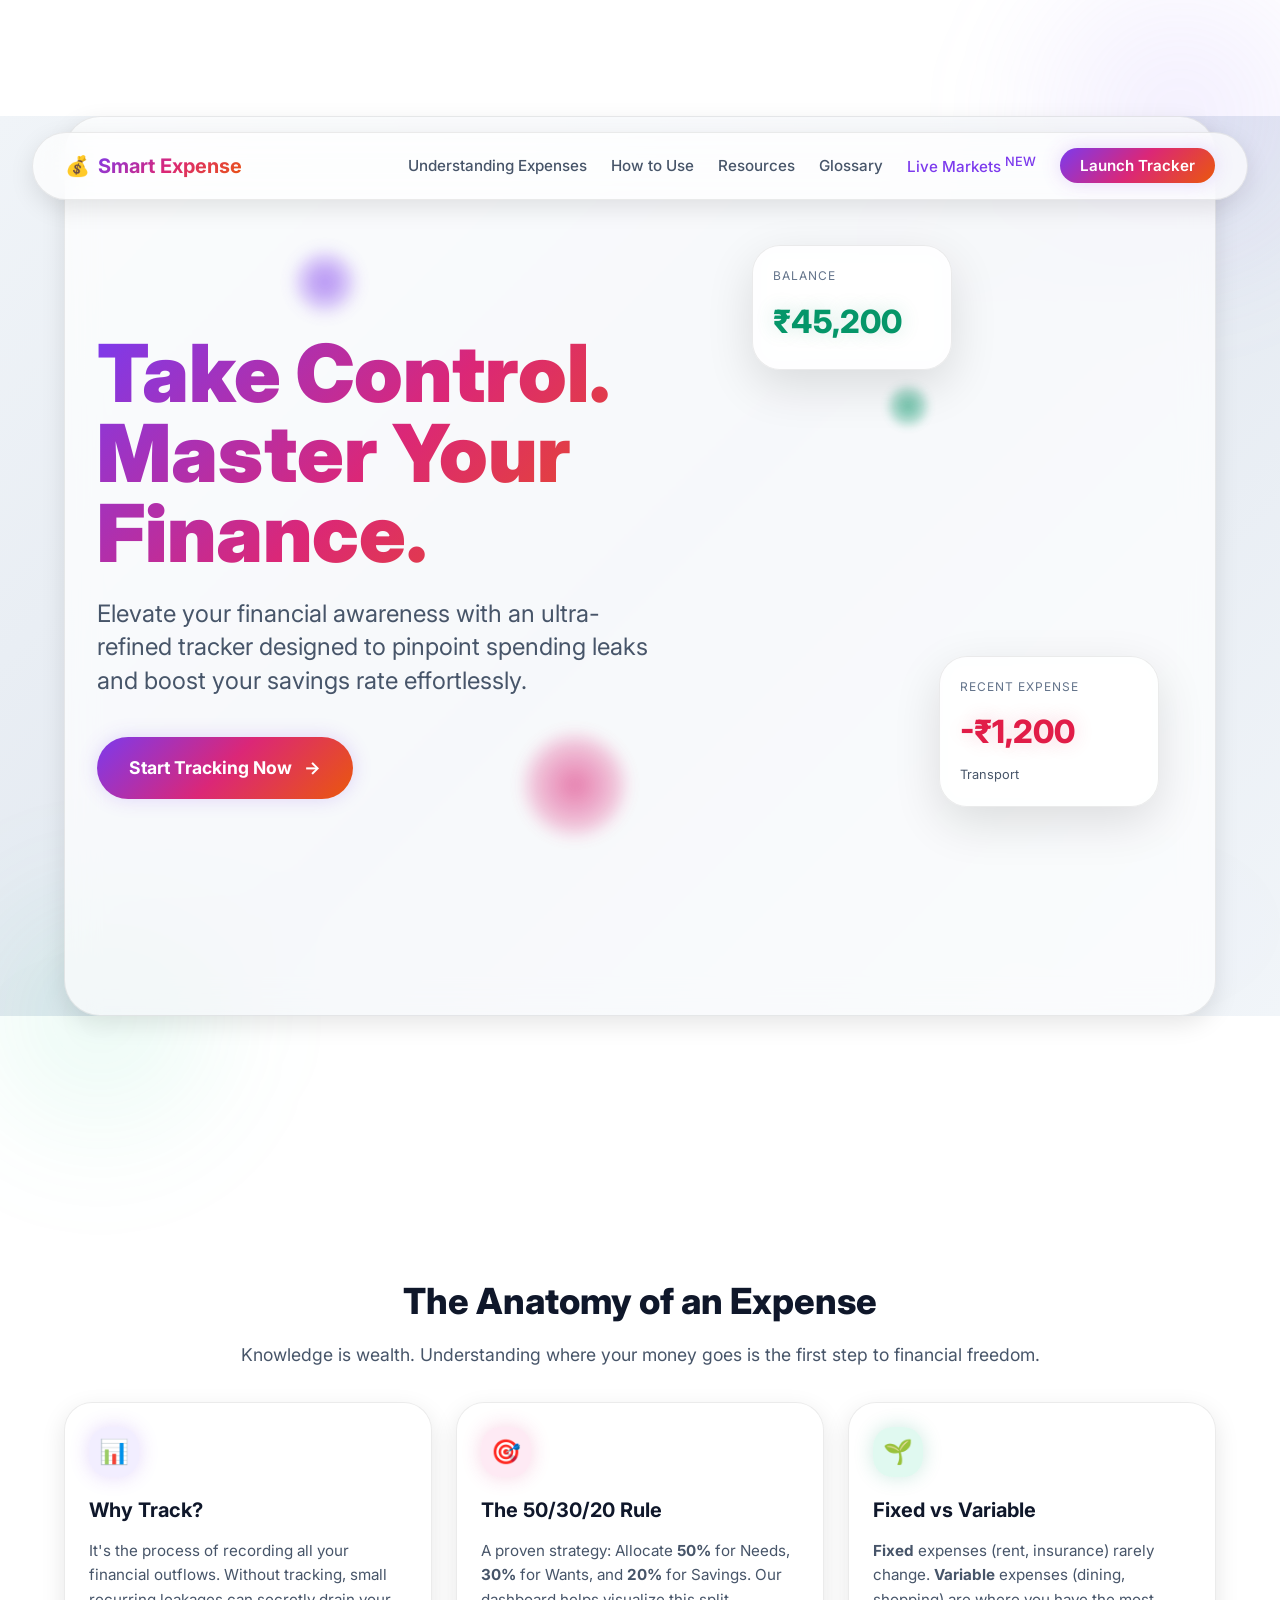
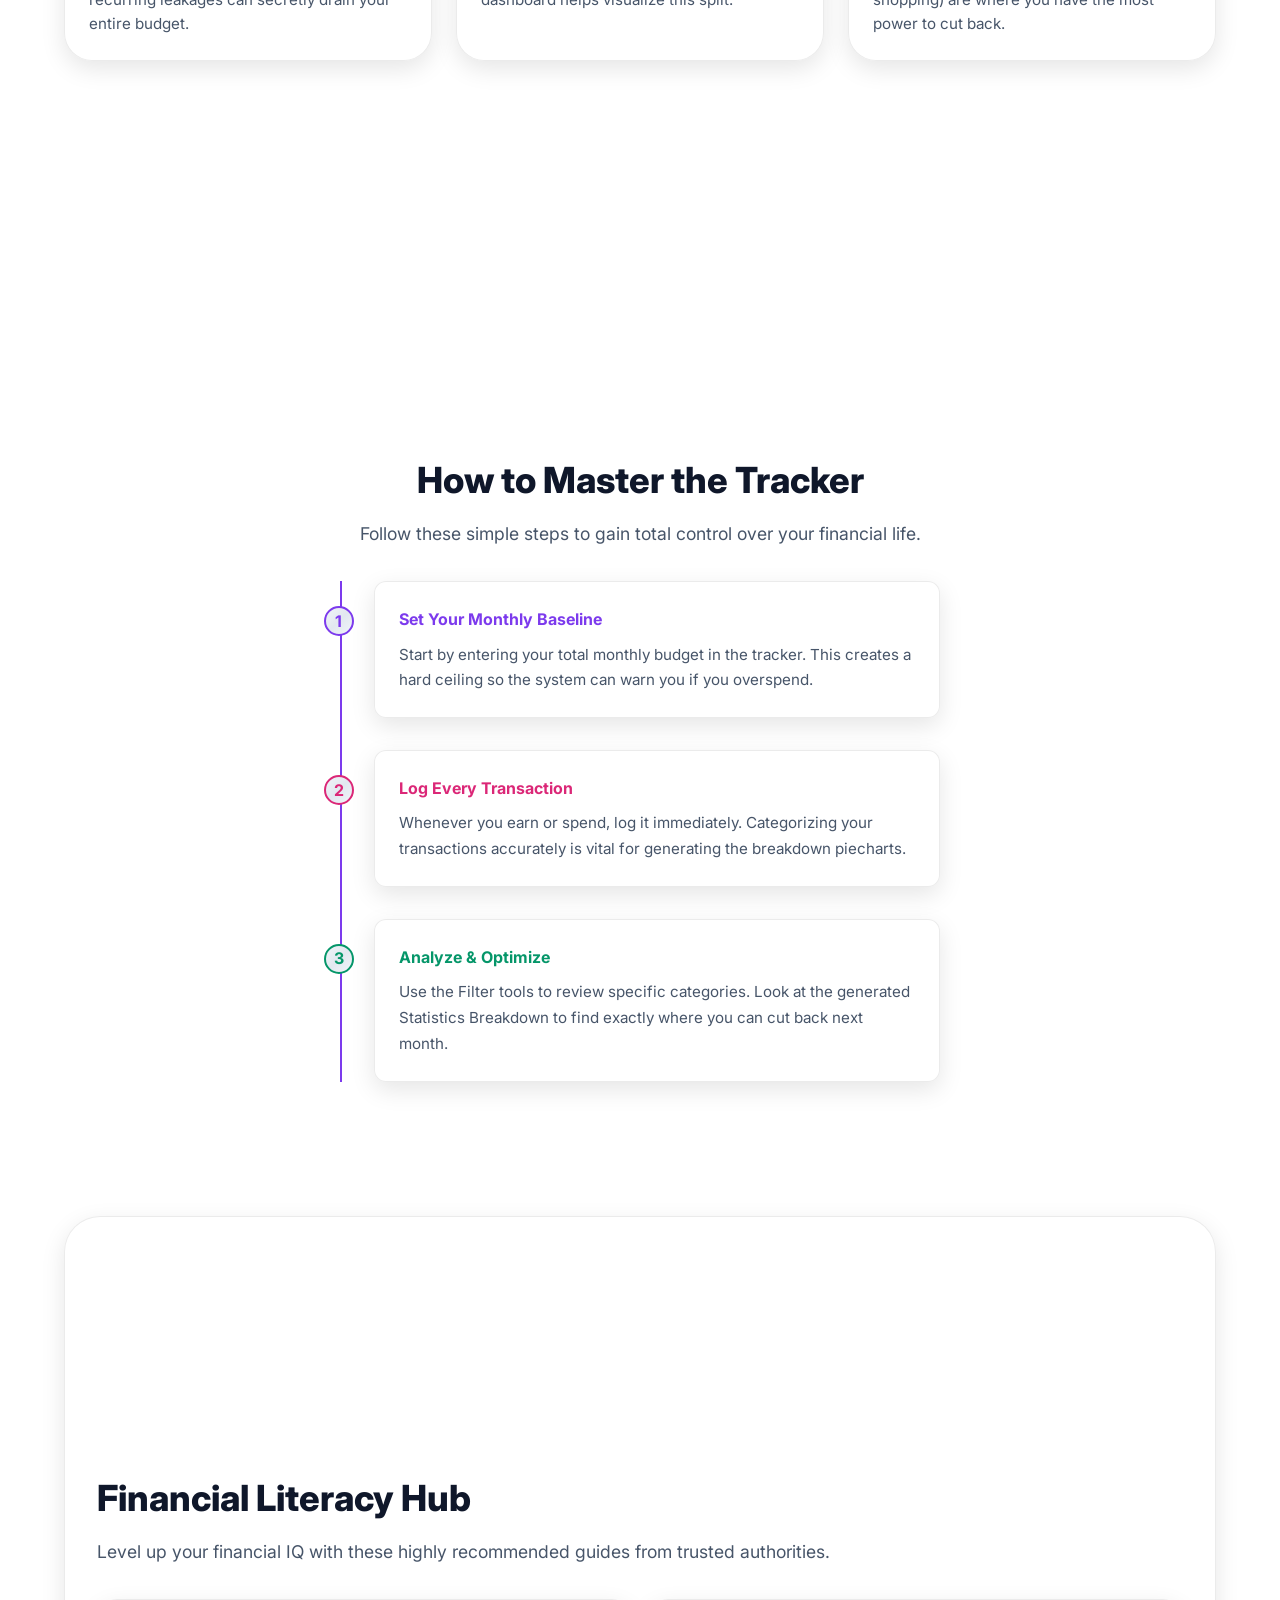
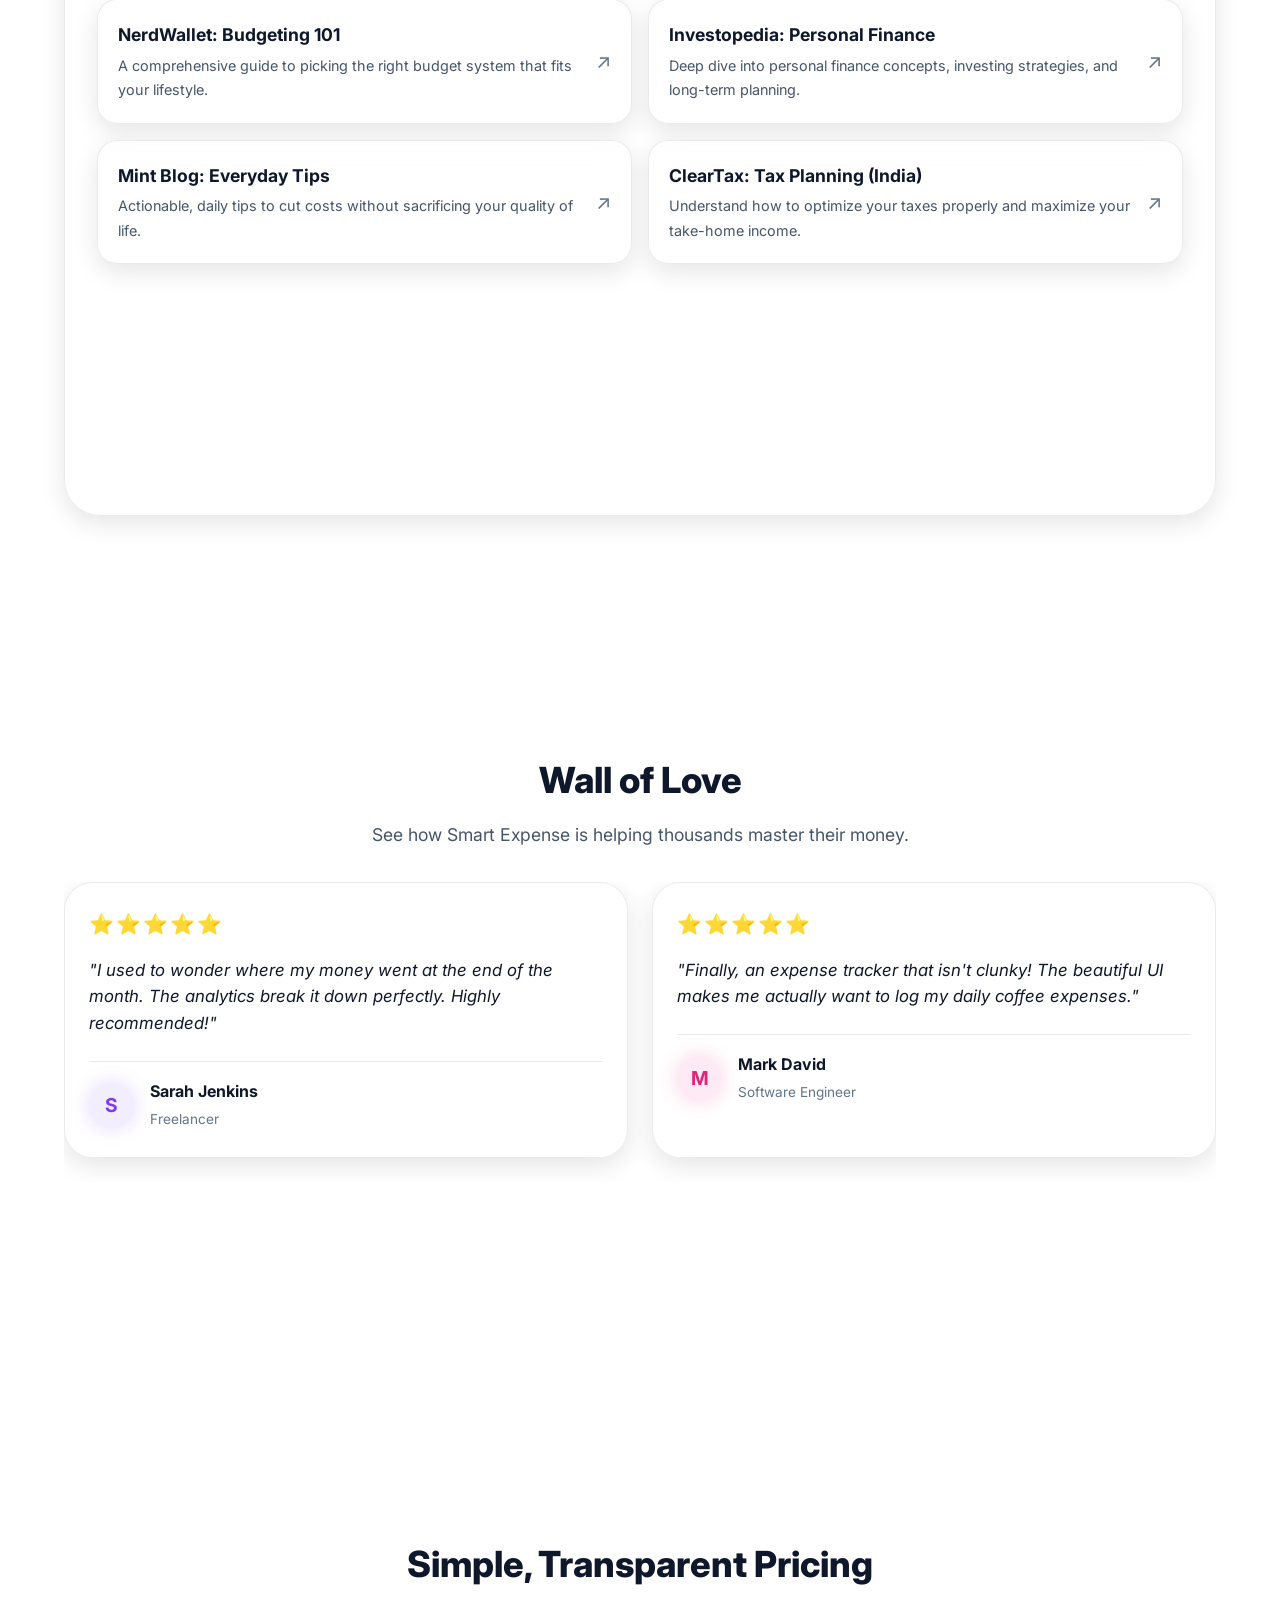
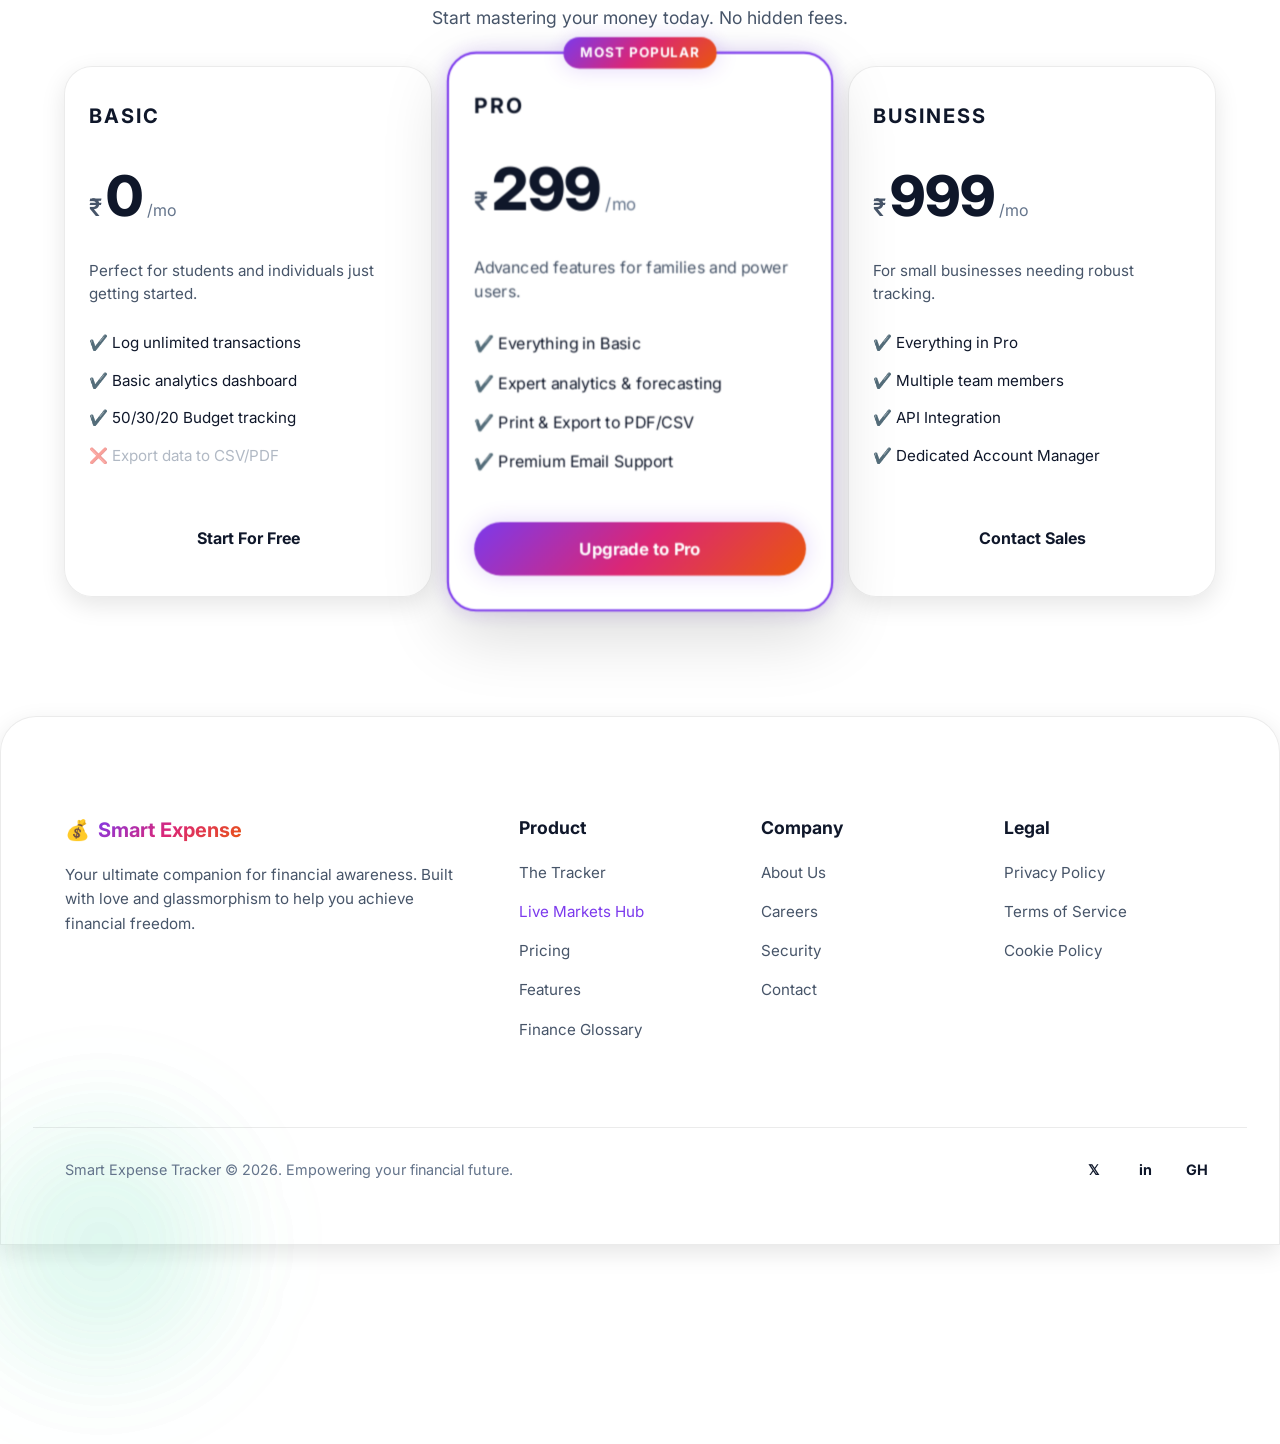
<file: index.html>
<!DOCTYPE html>
<html lang="en">

<head>
    <meta charset="UTF-8">
    <meta name="viewport" content="width=device-width, initial-scale=1.0">
    <title>Smart Expense Tracker - Intelligent Financial Management</title>
    <meta name="description"
        content="Master your finances, track expenses, and optimize your spending with our intelligent, glassmorphism-powered financial dashboard.">
    <link rel="stylesheet" href="styles.css">
    <link rel="stylesheet" href="landing.css">
</head>

<body>
    <nav class="navbar glass-card">
        <div class="logo">
            <span class="logo-icon">💰</span>
            <span class="logo-text">Smart Expense</span>
        </div>
        <ul class="nav-links">
            <li><a href="#about" class="nav-link">Understanding Expenses</a></li>
            <li><a href="#how-to-use" class="nav-link">How to Use</a></li>
            <li><a href="#resources" class="nav-link">Resources</a></li>
            <li><a href="glossary.html" class="nav-link">Glossary</a></li>
            <li><a href="markets.html" class="nav-link" style="color: var(--accent-purple);">Live Markets <span
                        style="font-size: 0.8rem; vertical-align: super;">NEW</span></a></li>
            <li><a href="tracker.html" class="nav-btn">Launch Tracker</a></li>
        </ul>
    </nav>

    <main class="container landing-container">

        <header class="hero-section glass-card">
            <!-- Ambient Particles -->
            <div class="ambient-particle particle-1"></div>
            <div class="ambient-particle particle-2"></div>
            <div class="ambient-particle particle-3"></div>

            <div class="hero-content">
                <h1 class="hero-title">Take Control.<br>Master Your Finance.</h1>
                <p class="hero-subtitle">Elevate your financial awareness with an ultra-refined tracker designed to
                    pinpoint spending leaks and boost your savings rate effortlessly.</p>
                <div class="hero-cta-group">
                    <a href="tracker.html" class="btn-primary-large">
                        Start Tracking Now <span class="arrow">→</span>
                    </a>
                </div>
            </div>
            <div class="hero-visual">
                <div class="floating-mockup">
                    <div class="mockup-card balance">
                        <span class="label">Balance</span>
                        <span class="value positive">₹45,200</span>
                    </div>
                    <div class="mockup-card expense">
                        <span class="label">Recent Expense</span>
                        <span class="value negative">-₹1,200</span>
                        <span class="cat">Transport</span>
                    </div>
                </div>
            </div>
        </header>

        <section id="about" class="info-section">
            <div class="section-heading text-center">
                <h2>The Anatomy of an Expense</h2>
                <p>Knowledge is wealth. Understanding where your money goes is the first step to financial freedom.</p>
            </div>

            <div class="info-grid">
                <div class="info-card glass-card">
                    <div class="icon-wrapper purple">📊</div>
                    <h3>Why Track?</h3>
                    <p>It's the process of recording all your financial outflows. Without tracking, small recurring
                        leakages can secretly drain your entire budget.</p>
                </div>
                <div class="info-card glass-card">
                    <div class="icon-wrapper pink">🎯</div>
                    <h3>The 50/30/20 Rule</h3>
                    <p>A proven strategy: Allocate <strong>50%</strong> for Needs, <strong>30%</strong> for Wants, and
                        <strong>20%</strong> for Savings. Our dashboard helps visualize this split.
                    </p>
                </div>
                <div class="info-card glass-card">
                    <div class="icon-wrapper green">🌱</div>
                    <h3>Fixed vs Variable</h3>
                    <p><strong>Fixed</strong> expenses (rent, insurance) rarely change. <strong>Variable</strong>
                        expenses (dining, shopping) are where you have the most power to cut back.</p>
                </div>
            </div>
        </section>

        <section id="how-to-use" class="info-section">
            <div class="section-heading text-center">
                <h2>How to Master the Tracker</h2>
                <p>Follow these simple steps to gain total control over your financial life.</p>
            </div>

            <div
                style="position: relative; padding-left: 2rem; border-left: 2px solid var(--accent-purple); margin: 0 auto; max-width: 600px;">
                <div class="glass-card"
                    style="padding: 1.5rem; border-radius: 12px; margin-bottom: 2rem; position: relative;">
                    <span
                        style="position: absolute; left:-3.2rem; top: 1.5rem; background: var(--bg-base); color: var(--accent-purple); border: 2px solid var(--accent-purple); border-radius: 50%; width: 30px; height: 30px; display: flex; align-items:center; justify-content:center; font-weight:bold;">1</span>
                    <h4 style="color: var(--accent-purple); margin-bottom: 0.5rem;">Set Your Monthly Baseline</h4>
                    <p style="color: var(--text-secondary); font-size: 0.95rem;">Start by entering your total monthly
                        budget in the tracker. This creates a hard ceiling so the system can warn you if you overspend.
                    </p>
                </div>

                <div class="glass-card"
                    style="padding: 1.5rem; border-radius: 12px; margin-bottom: 2rem; position: relative;">
                    <span
                        style="position: absolute; left:-3.2rem; top: 1.5rem; background: var(--bg-base); color: var(--accent-pink); border: 2px solid var(--accent-pink); border-radius: 50%; width: 30px; height: 30px; display: flex; align-items:center; justify-content:center; font-weight:bold;">2</span>
                    <h4 style="color: var(--accent-pink); margin-bottom: 0.5rem;">Log Every Transaction</h4>
                    <p style="color: var(--text-secondary); font-size: 0.95rem;">Whenever you earn or spend, log it
                        immediately. Categorizing your transactions accurately is vital for generating the breakdown
                        piecharts.</p>
                </div>

                <div class="glass-card" style="padding: 1.5rem; border-radius: 12px; position: relative;">
                    <span
                        style="position: absolute; left:-3.2rem; top: 1.5rem; background: var(--bg-base); color: var(--accent-green); border: 2px solid var(--accent-green); border-radius: 50%; width: 30px; height: 30px; display: flex; align-items:center; justify-content:center; font-weight:bold;">3</span>
                    <h4 style="color: var(--accent-green); margin-bottom: 0.5rem;">Analyze & Optimize</h4>
                    <p style="color: var(--text-secondary); font-size: 0.95rem;">Use the Filter tools to review specific
                        categories. Look at the generated Statistics Breakdown to find exactly where you can cut back
                        next month.</p>
                </div>
            </div>
        </section>

        <section id="resources" class="resources-section glass-card">
            <div class="section-heading">
                <h2>Financial Literacy Hub</h2>
                <p>Level up your financial IQ with these highly recommended guides from trusted authorities.</p>
            </div>

            <div class="resource-links">
                <a href="https://www.nerdwallet.com/article/finance/how-to-budget" target="_blank"
                    class="resource-card glass-card interactive">
                    <div class="resource-content">
                        <h4>NerdWallet: Budgeting 101</h4>
                        <p>A comprehensive guide to picking the right budget system that fits your lifestyle.</p>
                    </div>
                    <span class="external-icon">↗</span>
                </a>
                <a href="https://www.investopedia.com/personal-finance-4427760" target="_blank"
                    class="resource-card glass-card interactive">
                    <div class="resource-content">
                        <h4>Investopedia: Personal Finance</h4>
                        <p>Deep dive into personal finance concepts, investing strategies, and long-term planning.</p>
                    </div>
                    <span class="external-icon">↗</span>
                </a>
                <a href="https://mint.intuit.com/blog/budgeting/" target="_blank"
                    class="resource-card glass-card interactive">
                    <div class="resource-content">
                        <h4>Mint Blog: Everyday Tips</h4>
                        <p>Actionable, daily tips to cut costs without sacrificing your quality of life.</p>
                    </div>
                    <span class="external-icon">↗</span>
                </a>
                <a href="https://cleartax.in/s/income-tax" target="_blank" class="resource-card glass-card interactive">
                    <div class="resource-content">
                        <h4>ClearTax: Tax Planning (India)</h4>
                        <p>Understand how to optimize your taxes properly and maximize your take-home income.</p>
                    </div>
                    <span class="external-icon">↗</span>
                </a>
            </div>
        </section>

        <section id="testimonials" class="info-section">
            <div class="section-heading text-center">
                <h2>Wall of Love</h2>
                <p>See how Smart Expense is helping thousands master their money.</p>
            </div>

            <div class="testimonials-scroll-container">
                <div class="testimonial-card glass-card">
                    <div class="stars">⭐⭐⭐⭐⭐</div>
                    <p class="quote">"I used to wonder where my money went at the end of the month. The analytics break
                        it down perfectly. Highly recommended!"</p>
                    <div class="author">
                        <div class="author-avatar purple">S</div>
                        <div class="author-info">
                            <h5>Sarah Jenkins</h5>
                            <span>Freelancer</span>
                        </div>
                    </div>
                </div>

                <div class="testimonial-card glass-card">
                    <div class="stars">⭐⭐⭐⭐⭐</div>
                    <p class="quote">"Finally, an expense tracker that isn't clunky! The beautiful UI makes me actually
                        want to log my daily coffee expenses."</p>
                    <div class="author">
                        <div class="author-avatar pink">M</div>
                        <div class="author-info">
                            <h5>Mark David</h5>
                            <span>Software Engineer</span>
                        </div>
                    </div>
                </div>

                <div class="testimonial-card glass-card">
                    <div class="stars">⭐⭐⭐⭐</div>
                    <p class="quote">"The 50/30/20 budget framework integration is fantastic. Helped my family save for
                        our very first home downpayment."</p>
                    <div class="author">
                        <div class="author-avatar green">E</div>
                        <div class="author-info">
                            <h5>Elena Rodriguez</h5>
                            <span>Small Business Owner</span>
                        </div>
                    </div>
                </div>

                <div class="testimonial-card glass-card">
                    <div class="stars">⭐⭐⭐⭐⭐</div>
                    <p class="quote">"I love the visual interface. Knowing my spending habits has reduced my stress
                        significantly."</p>
                    <div class="author">
                        <div class="author-avatar"
                            style="background: rgba(96, 165, 250, 0.15); color: var(--accent-blue); box-shadow: var(--glow-blue);">
                            D</div>
                        <div class="author-info">
                            <h5>David Chen</h5>
                            <span>Student</span>
                        </div>
                    </div>
                </div>
            </div>
        </section>

        <section id="pricing" class="info-section">
            <div class="section-heading text-center">
                <h2>Simple, Transparent Pricing</h2>
                <p>Start mastering your money today. No hidden fees.</p>
            </div>

            <div class="pricing-grid">
                <!-- Basic Tier -->
                <div class="pricing-card glass-card">
                    <h3 class="tier-name">Basic</h3>
                    <div class="price">
                        <span class="currency">₹</span><span class="amount">0</span><span class="period">/mo</span>
                    </div>
                    <p class="tier-desc">Perfect for students and individuals just getting started.</p>
                    <ul class="features-list">
                        <li>✔️ Log unlimited transactions</li>
                        <li>✔️ Basic analytics dashboard</li>
                        <li>✔️ 50/30/20 Budget tracking</li>
                        <li class="disabled">❌ Export data to CSV/PDF</li>
                    </ul>
                    <a href="tracker.html" class="btn-primary-large basic-btn"
                        style="width: 100%; justify-content: center; font-size: 1rem; padding: var(--space-3);">Start
                        For Free</a>
                </div>

                <!-- Pro Tier (Highlighted) -->
                <div class="pricing-card glass-card pro-tier">
                    <div class="recommended-badge">Most Popular</div>
                    <h3 class="tier-name">Pro</h3>
                    <div class="price">
                        <span class="currency">₹</span><span class="amount">299</span><span class="period">/mo</span>
                    </div>
                    <p class="tier-desc">Advanced features for families and power users.</p>
                    <ul class="features-list">
                        <li>✔️ Everything in Basic</li>
                        <li>✔️ Expert analytics & forecasting</li>
                        <li>✔️ Print & Export to PDF/CSV</li>
                        <li>✔️ Premium Email Support</li>
                    </ul>
                    <a href="tracker.html" class="btn-primary-large"
                        style="width: 100%; justify-content: center; font-size: 1rem; padding: var(--space-3);">Upgrade
                        to Pro</a>
                </div>

                <!-- Enterprise Tier -->
                <div class="pricing-card glass-card">
                    <h3 class="tier-name">Business</h3>
                    <div class="price">
                        <span class="currency">₹</span><span class="amount">999</span><span class="period">/mo</span>
                    </div>
                    <p class="tier-desc">For small businesses needing robust tracking.</p>
                    <ul class="features-list">
                        <li>✔️ Everything in Pro</li>
                        <li>✔️ Multiple team members</li>
                        <li>✔️ API Integration</li>
                        <li>✔️ Dedicated Account Manager</li>
                    </ul>
                    <a href="#" class="btn-primary-large basic-btn"
                        style="width: 100%; justify-content: center; font-size: 1rem; padding: var(--space-3);">Contact
                        Sales</a>
                </div>
            </div>
        </section>

    </main>

    <footer class="mega-footer glass-card">
        <div class="footer-grid container">
            <div class="footer-brand">
                <div class="logo">
                    <span class="logo-icon">💰</span>
                    <span class="logo-text">Smart Expense</span>
                </div>
                <p class="footer-desc">Your ultimate companion for financial awareness. Built with love and
                    glassmorphism to help you achieve financial freedom.</p>
            </div>

            <div class="footer-links">
                <h4>Product</h4>
                <ul>
                    <li><a href="tracker.html">The Tracker</a></li>
                    <li><a href="markets.html" style="color: var(--accent-purple);">Live Markets Hub</a></li>
                    <li><a href="#pricing">Pricing</a></li>
                    <li><a href="#how-to-use">Features</a></li>
                    <li><a href="glossary.html">Finance Glossary</a></li>
                </ul>
            </div>

            <div class="footer-links">
                <h4>Company</h4>
                <ul>
                    <li><a href="#">About Us</a></li>
                    <li><a href="#">Careers</a></li>
                    <li><a href="#">Security</a></li>
                    <li><a href="#">Contact</a></li>
                </ul>
            </div>

            <div class="footer-links">
                <h4>Legal</h4>
                <ul>
                    <li><a href="#">Privacy Policy</a></li>
                    <li><a href="#">Terms of Service</a></li>
                    <li><a href="#">Cookie Policy</a></li>
                </ul>
            </div>
        </div>

        <div class="footer-bottom container">
            <p>Smart Expense Tracker © 2026. Empowering your financial future.</p>
            <div class="social-icons">
                <a href="#" class="social-icon">𝕏</a>
                <a href="#" class="social-icon">in</a>
                <a href="#" class="social-icon">GH</a>
            </div>
        </div>
    </footer>
    <script src="script.js"></script>
    <script src="market.js"></script>
</body>

</html>
</file>
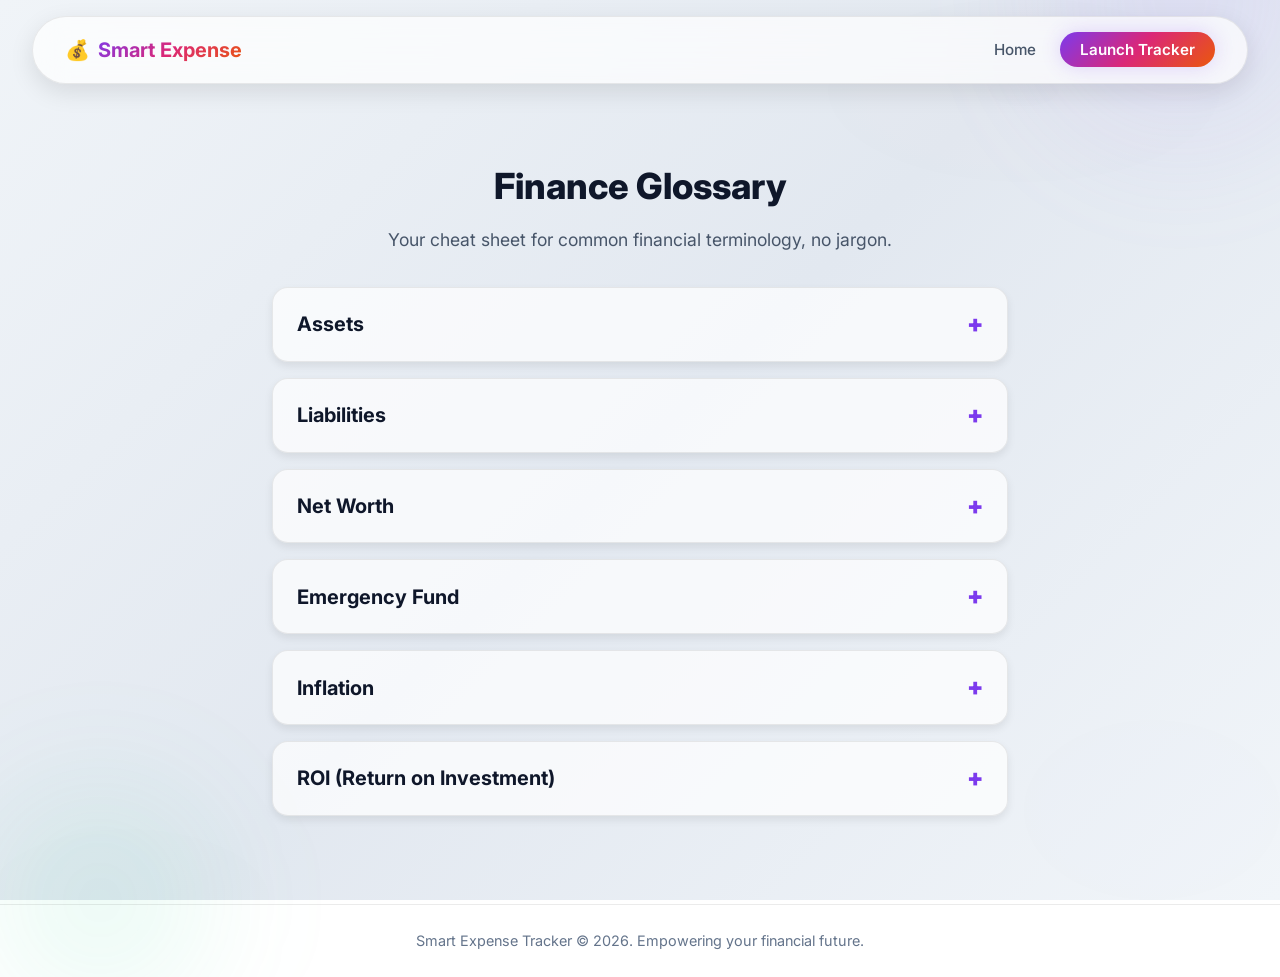
<file: glossary.html>
<!DOCTYPE html>
<html lang="en">

<head>
    <meta charset="UTF-8">
    <meta name="viewport" content="width=device-width, initial-scale=1.0">
    <title>Financial Glossary - Smart Expense</title>
    <link rel="stylesheet" href="styles.css">
    <link rel="stylesheet" href="landing.css">
    <link rel="stylesheet" href="extensions.css">
    <style>
        .glossary-container {
            max-width: 800px;
            margin: var(--space-10) auto;
        }

        details {
            background: var(--bg-card);
            border: 1px solid var(--glass-border);
            border-radius: var(--radius-md);
            margin-bottom: var(--space-4);
            padding: var(--space-4) var(--space-6);
            box-shadow: var(--shadow-sm);
            transition: var(--transition-normal);
        }

        details:hover {
            border-color: rgba(255, 255, 255, 0.15);
            transform: translateX(5px);
        }

        summary {
            font-size: 1.25rem;
            font-weight: 700;
            cursor: pointer;
            color: var(--text-primary);
            list-style: none;
            /* Hide default arrow */
            display: flex;
            justify-content: space-between;
            align-items: center;
        }

        summary::-webkit-details-marker {
            display: none;
        }

        summary::after {
            content: '+';
            color: var(--accent-purple);
            font-weight: 900;
            font-size: 1.5rem;
            transition: var(--transition-fast);
        }

        details[open] summary::after {
            content: '-';
            color: var(--accent-pink);
        }

        .definition {
            font-size: 1rem;
            color: var(--text-secondary);
            margin-top: var(--space-4);
            line-height: 1.6;
            padding-top: var(--space-4);
            border-top: 1px solid var(--glass-border);
            animation: fadeIn 0.3s ease;
        }

        @keyframes fadeIn {
            from {
                opacity: 0;
                transform: translateY(-10px);
            }

            to {
                opacity: 1;
                transform: translateY(0);
            }
        }
    </style>
</head>

<body>
    <nav class="navbar glass-card">
        <div class="logo">
            <span class="logo-icon">💰</span>
            <span class="logo-text">Smart Expense</span>
        </div>
        <ul class="nav-links">
            <li><a href="index.html" class="nav-link">Home</a></li>
            <li><a href="tracker.html" class="nav-btn">Launch Tracker</a></li>
        </ul>
    </nav>

    <main class="container glossary-container">
        <div class="section-heading text-center" style="margin-bottom: var(--space-8);">
            <h2>Finance Glossary</h2>
            <p>Your cheat sheet for common financial terminology, no jargon.</p>
        </div>

        <details>
            <summary>Assets</summary>
            <div class="definition">
                Anything you own that has positive economic value and can be converted to cash.
                <strong>Examples:</strong> Cash, Stocks, Real Estate, Business Inventory.
            </div>
        </details>

        <details>
            <summary>Liabilities</summary>
            <div class="definition">
                Financial debts or obligations you owe to other parties. <strong>Examples:</strong> Credit Card Debt,
                Mortgages, Student Loans, Car Loans.
            </div>
        </details>

        <details>
            <summary>Net Worth</summary>
            <div class="definition">
                The ultimate measure of your financial health. Calculated simply as: <strong>Total Assets minus Total
                    Liabilities</strong>.
            </div>
        </details>

        <details>
            <summary>Emergency Fund</summary>
            <div class="definition">
                A cash reserve specifically set aside for unplanned expenses or financial emergencies (like medical
                bills or job loss). Aim for 3-6 months of living expenses.
            </div>
        </details>

        <details>
            <summary>Inflation</summary>
            <div class="definition">
                The general increase in prices over time, which decreases the purchasing power of your money. If
                inflation is 5%, your money is worth 5% less than it was last year.
            </div>
        </details>

        <details>
            <summary>ROI (Return on Investment)</summary>
            <div class="definition">
                A percentage measuring the profitability of an investment. <em>(Net Profit / Cost of Investment) x
                    100.</em> It helps you evaluate which investments are actually growing your wealth.
            </div>
        </details>
    </main>

    <footer class="glass-footer">
        <p>Smart Expense Tracker © 2026. Empowering your financial future.</p>
    </footer>

    <script src="script.js"></script>
</body>

</html>
</file>
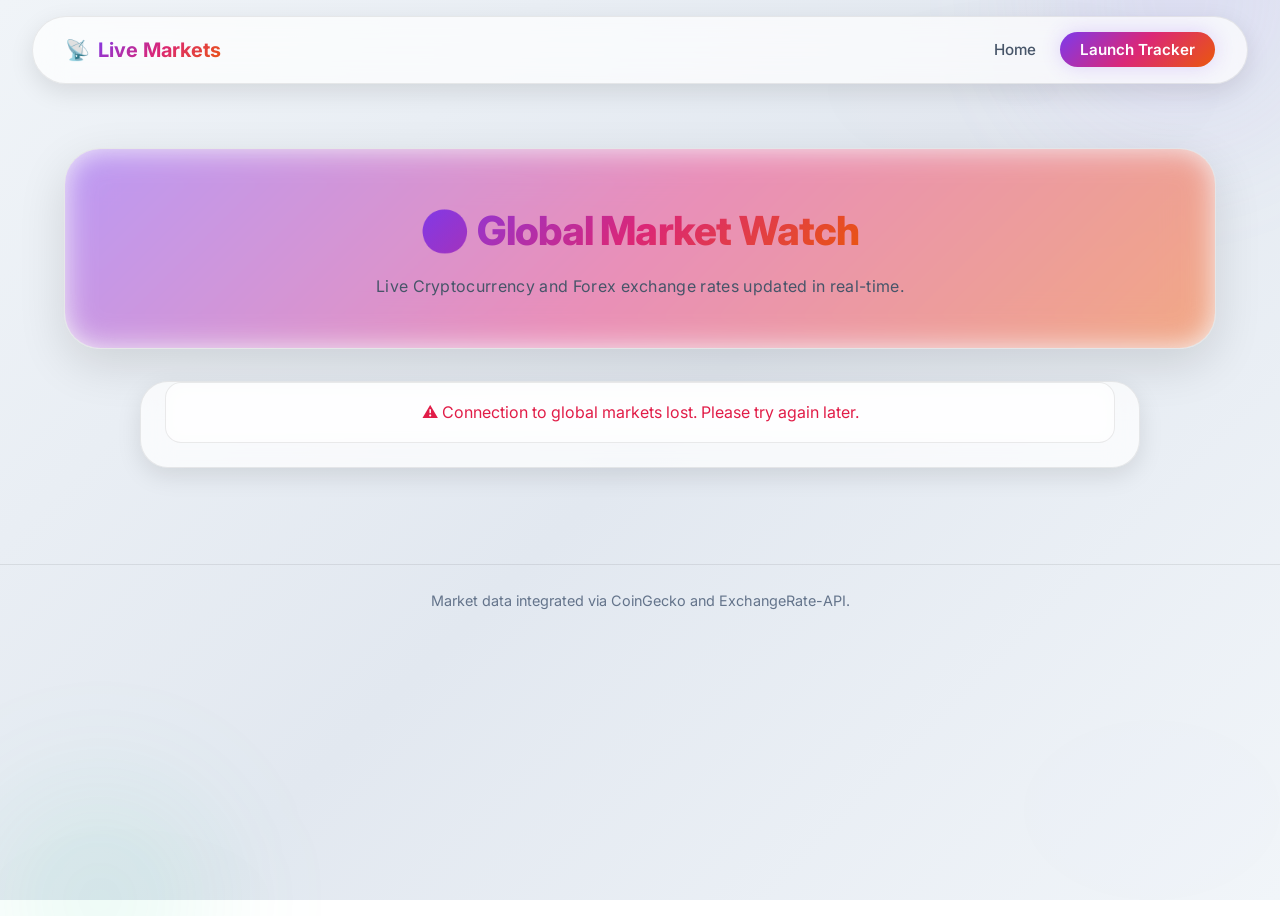
<file: markets.html>
<!DOCTYPE html>
<html lang="en">

<head>
    <meta charset="UTF-8">
    <meta name="viewport" content="width=device-width, initial-scale=1.0">
    <title>Live Markets - Smart Expense</title>
    <link rel="stylesheet" href="styles.css">
    <link rel="stylesheet" href="landing.css">
    <link rel="stylesheet" href="extensions.css">
    <style>
        .hover-glow {
            transition: all 0.3s ease;
        }

        .hover-glow:hover {
            transform: translateY(-5px);
            border-color: var(--accent-purple);
            box-shadow: 0 10px 30px rgba(167, 139, 250, 0.2);
        }
    </style>
</head>

<body>
    <nav class="navbar glass-card">
        <div class="logo">
            <span class="logo-icon">📡</span>
            <span class="logo-text">Live Markets</span>
        </div>
        <ul class="nav-links">
            <li><a href="index.html" class="nav-link">Home</a></li>
            <li><a href="tracker.html" class="nav-btn">Launch Tracker</a></li>
        </ul>
    </nav>

    <main class="container">
        <header class="header" style="margin-bottom: var(--space-8);">
            <h1>🌍 Global Market Watch</h1>
            <p>Live Cryptocurrency and Forex exchange rates updated in real-time.</p>
        </header>

        <section class="stats-section" style="max-width: 1000px; margin: 0 auto; padding: 0 var(--space-6);">
            <div id="market-grid" class="stats-grid" style="align-items: stretch;">
                <!-- Market data cards will be injected here by market.js -->
            </div>
        </section>
    </main>

    <footer class="glass-footer" style="margin-top: var(--space-16);">
        <p>Market data integrated via CoinGecko and ExchangeRate-API.</p>
    </footer>

    <script src="script.js"></script>
    <script src="market.js"></script>
</body>

</html>
</file>
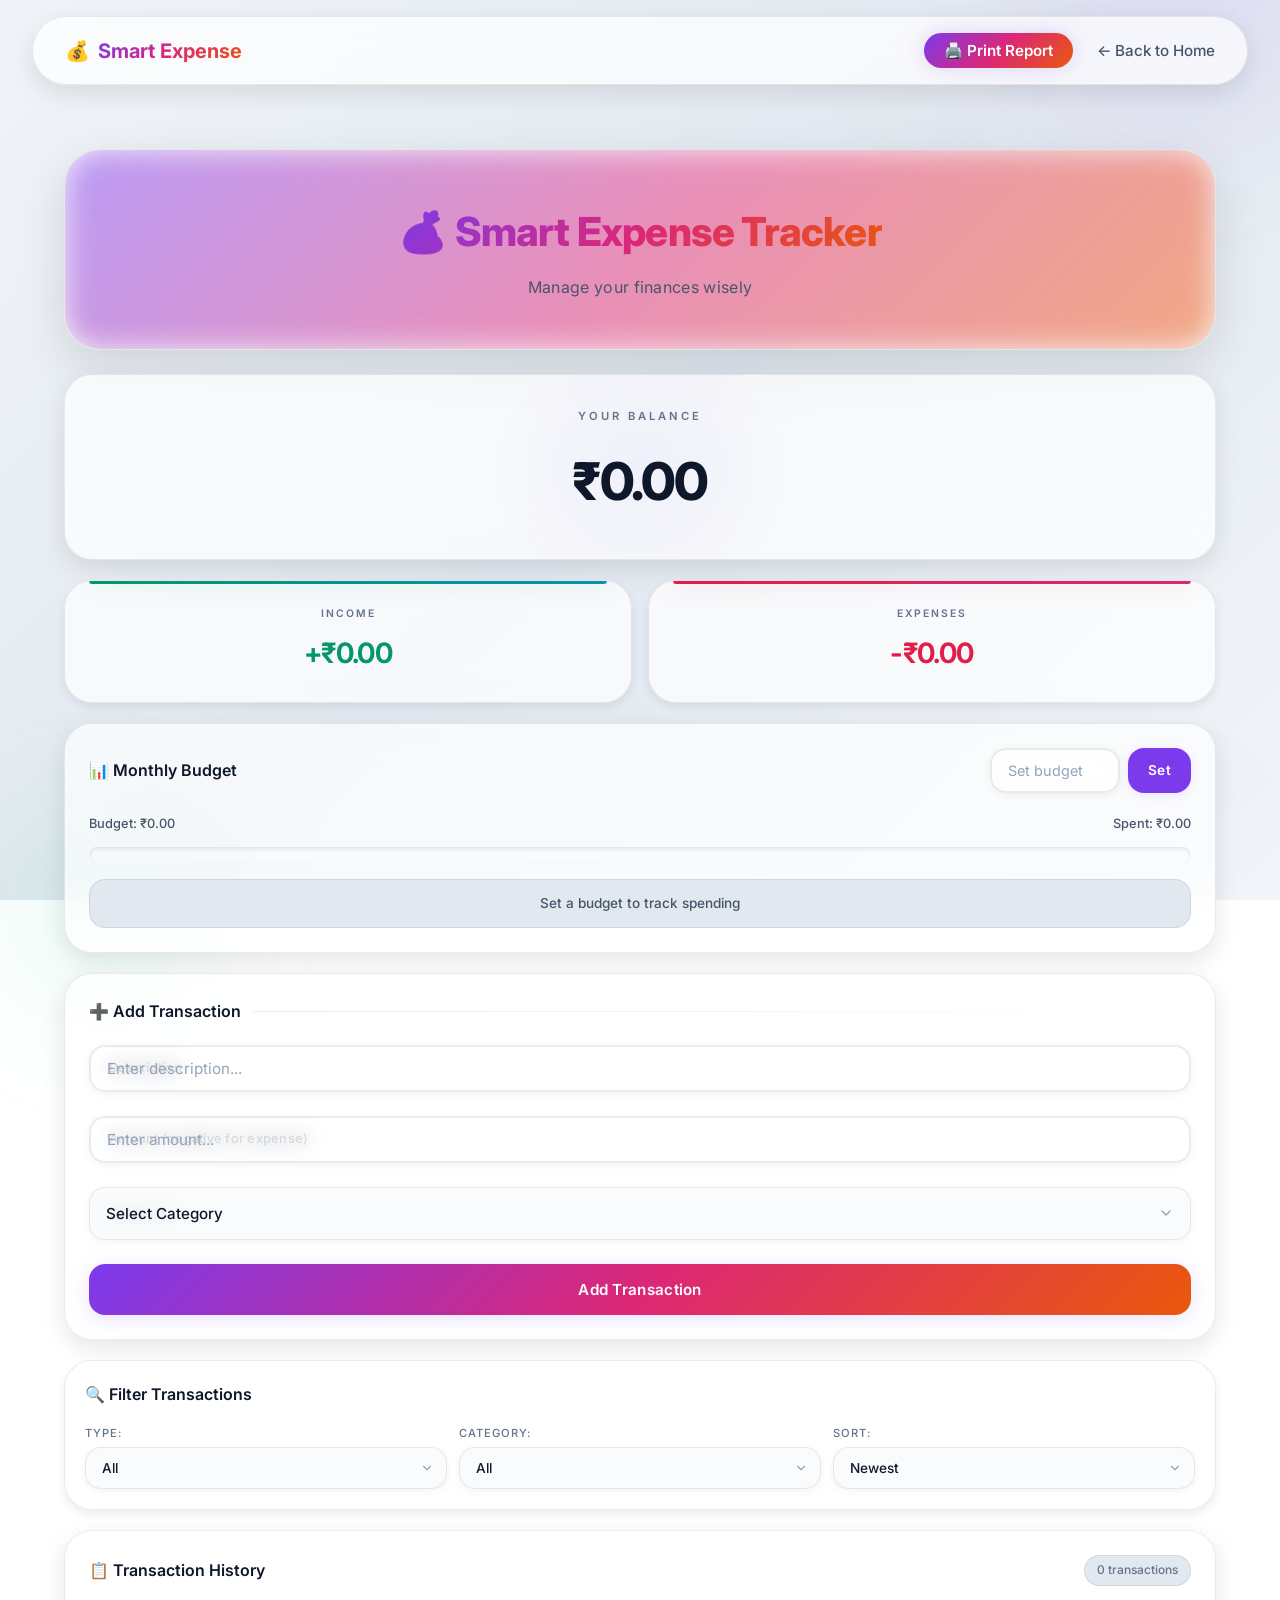
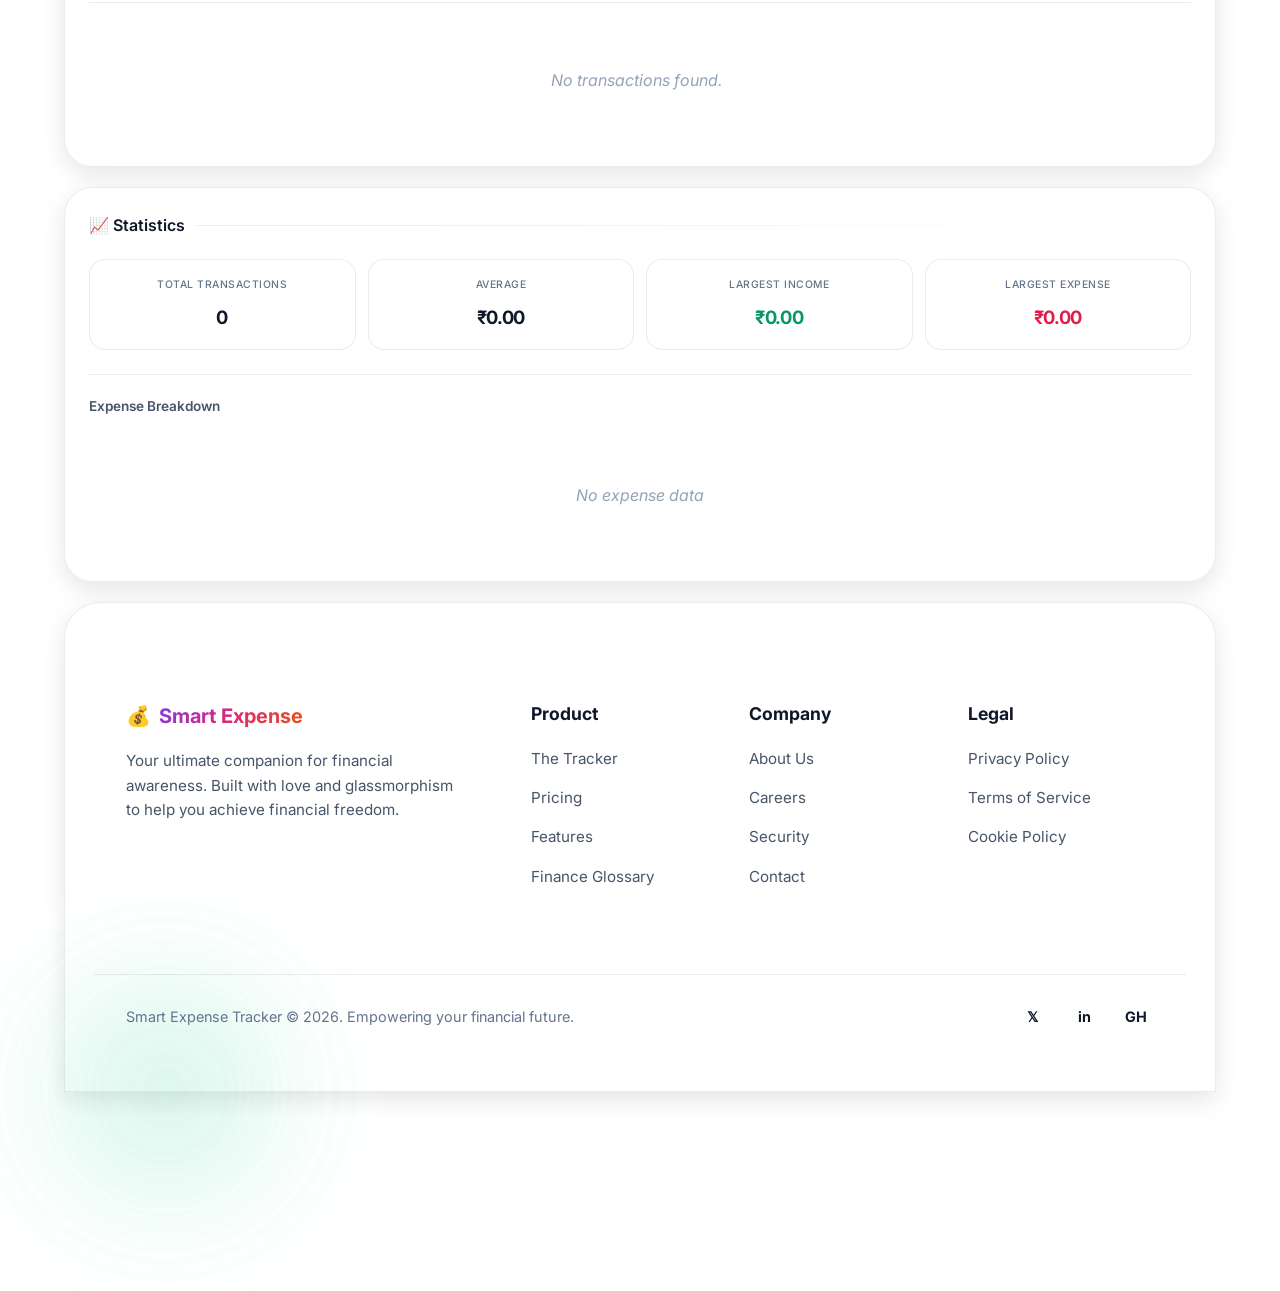
<file: tracker.html>
<!DOCTYPE html>
<html lang="en">

<head>
    <meta charset="UTF-8">
    <meta name="viewport" content="width=device-width, initial-scale=1.0">
    <title>Smart Expense Tracker</title>
    <link rel="stylesheet" href="styles.css">
    <link rel="stylesheet" href="landing.css">
    <link rel="stylesheet" href="extensions.css">
</head>

<body>
    <!-- Pure CSS Loading Overlay -->
    <div class="app-boot-overlay">
        <div class="app-boot-icon">💰</div>
        <div class="app-boot-loader"></div>
    </div>

    <nav class="navbar glass-card" style="margin-bottom: 2rem;">
        <div class="logo">
            <span class="logo-icon">💰</span>
            <span class="logo-text">Smart Expense</span>
        </div>
        <ul class="nav-links">
            <li><button onclick="window.print()" class="nav-btn btn-print"
                    style="border:none; cursor:pointer; font-family:inherit;">🖨️ Print Report</button></li>
            <li><a href="index.html" class="nav-link">← Back to Home</a></li>
        </ul>
    </nav>
    <div class="container">

        <header class="header">
            <h1>💰 Smart Expense Tracker</h1>
            <p>Manage your finances wisely</p>
        </header>

        <section class="balance-section">
            <h2 data-tooltip="Total incoming funds minus outgoing expenses" tabindex="0">Your Balance</h2>
            <h1 id="balance" class="balance-amount">₹0.00</h1>
        </section>

        <section class="summary-section">
            <div class="summary-card income-card">
                <h3 data-tooltip="Total money coming in" tabindex="0">Income</h3>
                <p id="total-income" class="amount income">+₹0.00</p>
            </div>
            <div class="summary-card expense-card">
                <h3 data-tooltip="Total money going out" tabindex="0">Expenses</h3>
                <p id="total-expenses" class="amount expense">-₹0.00</p>
            </div>
        </section>

        <section class="budget-section">
            <div class="budget-header">
                <h3>📊 Monthly Budget</h3>
                <div class="budget-input-group">
                    <input type="number" id="budget-input" placeholder="Set budget" min="0" step="100">
                    <button id="set-budget-btn" type="button" class="btn btn-budget">Set</button>
                </div>
            </div>
            <div class="budget-display">
                <div class="budget-info">
                    <span>Budget: ₹<span id="budget-amount">0</span></span>
                    <span>Spent: ₹<span id="spent-amount">0</span></span>
                </div>
                <div class="progress-bar">
                    <div id="progress-fill" class="progress-fill"></div>
                </div>
                <p id="budget-status" class="budget-status">Set a budget to track spending</p>
            </div>
        </section>

        <section class="form-section">
            <h3>➕ Add Transaction</h3>
            <form id="transaction-form">
                <div class="form-group">
                    <label for="description">Description</label>
                    <input type="text" id="description" placeholder="Enter description..." required autocomplete="off">
                </div>
                <div class="form-group">
                    <label for="amount">Amount (negative for expense)</label>
                    <input type="number" id="amount" placeholder="Enter amount..." step="0.01" required
                        autocomplete="transaction-amount">
                </div>
                <div class="form-group">
                    <label for="category">Category</label>
                    <select id="category" required>
                        <option value="">Select Category</option>
                        <optgroup label="Income">
                            <option value="Salary">💼 Salary</option>
                            <option value="Freelance">💻 Freelance</option>
                            <option value="Investment">📈 Investment</option>
                        </optgroup>
                        <optgroup label="Expense">
                            <option value="Food">🍔 Food</option>
                            <option value="Transport">🚗 Transport</option>
                            <option value="Shopping">🛒 Shopping</option>
                            <option value="Entertainment">🎬 Entertainment</option>
                            <option value="Bills">📄 Bills</option>
                            <option value="Health">🏥 Health</option>
                            <option value="Other">📦 Other</option>
                        </optgroup>
                    </select>
                </div>
                <button type="submit" class="btn btn-add">Add Transaction</button>
            </form>
        </section>

        <section class="filter-section">
            <h3>🔍 Filter Transactions</h3>
            <div class="filter-controls">
                <div class="filter-group">
                    <label for="filter-type">Type:</label>
                    <select id="filter-type">
                        <option value="all">All</option>
                        <option value="income">Income</option>
                        <option value="expense">Expense</option>
                    </select>
                </div>
                <div class="filter-group">
                    <label for="filter-category">Category:</label>
                    <select id="filter-category">
                        <option value="all">All</option>
                        <option value="Salary">Salary</option>
                        <option value="Freelance">Freelance</option>
                        <option value="Investment">Investment</option>
                        <option value="Food">Food</option>
                        <option value="Transport">Transport</option>
                        <option value="Shopping">Shopping</option>
                        <option value="Entertainment">Entertainment</option>
                        <option value="Bills">Bills</option>
                        <option value="Health">Health</option>
                        <option value="Other">Other</option>
                    </select>
                </div>
                <div class="filter-group">
                    <label for="sort-by">Sort:</label>
                    <select id="sort-by">
                        <option value="date-desc">Newest</option>
                        <option value="date-asc">Oldest</option>
                        <option value="amount-desc">Highest</option>
                        <option value="amount-asc">Lowest</option>
                    </select>
                </div>
            </div>
        </section>

        <section class="transactions-section">
            <div class="transactions-header">
                <h3>📋 Transaction History</h3>
                <span id="transaction-count" class="transaction-count">0 transactions</span>
            </div>
            <div id="transaction-list" class="transaction-list">
                <p class="empty-message">No transactions yet. Add your first transaction!</p>
            </div>
            <button id="clear-all-btn" type="button" class="btn btn-clear hidden">🗑️ Clear All</button>
        </section>

        <section class="stats-section">
            <h3>📈 Statistics</h3>
            <div class="stats-grid">
                <div class="stat-card">
                    <span class="stat-label" data-tooltip="Total number of tracking entries made" tabindex="0">Total
                        Transactions</span>
                    <span id="stat-total" class="stat-value">0</span>
                </div>
                <div class="stat-card">
                    <span class="stat-label" data-tooltip="Average monetary amount across all transactions"
                        tabindex="0">Average</span>
                    <span id="stat-average" class="stat-value">₹0.00</span>
                </div>
                <div class="stat-card">
                    <span class="stat-label">Largest Income</span>
                    <span id="stat-largest-income" class="stat-value income">₹0.00</span>
                </div>
                <div class="stat-card">
                    <span class="stat-label">Largest Expense</span>
                    <span id="stat-largest-expense" class="stat-value expense">₹0.00</span>
                </div>
            </div>
            <div class="category-breakdown">
                <h4>Expense Breakdown</h4>
                <div id="category-stats" class="category-stats">
                    <p class="empty-message">No expense data</p>
                </div>
            </div>
        </section>

        <footer class="mega-footer glass-card">
            <div class="footer-grid container">
                <div class="footer-brand">
                    <div class="logo">
                        <span class="logo-icon">💰</span>
                        <span class="logo-text">Smart Expense</span>
                    </div>
                    <p class="footer-desc">Your ultimate companion for financial awareness. Built with love and
                        glassmorphism to help you achieve financial freedom.</p>
                </div>

                <div class="footer-links">
                    <h4>Product</h4>
                    <ul>
                        <li><a href="tracker.html">The Tracker</a></li>
                        <li><a href="index.html#pricing">Pricing</a></li>
                        <li><a href="index.html#how-to-use">Features</a></li>
                        <li><a href="glossary.html">Finance Glossary</a></li>
                    </ul>
                </div>

                <div class="footer-links">
                    <h4>Company</h4>
                    <ul>
                        <li><a href="#">About Us</a></li>
                        <li><a href="#">Careers</a></li>
                        <li><a href="#">Security</a></li>
                        <li><a href="#">Contact</a></li>
                    </ul>
                </div>

                <div class="footer-links">
                    <h4>Legal</h4>
                    <ul>
                        <li><a href="#">Privacy Policy</a></li>
                        <li><a href="#">Terms of Service</a></li>
                        <li><a href="#">Cookie Policy</a></li>
                    </ul>
                </div>
            </div>

            <div class="footer-bottom container">
                <p>Smart Expense Tracker © 2026. Empowering your financial future.</p>
                <div class="social-icons">
                    <a href="#" class="social-icon">𝕏</a>
                    <a href="#" class="social-icon">in</a>
                    <a href="#" class="social-icon">GH</a>
                </div>
            </div>
        </footer>

    </div>

    <script src="script.js"></script>
    <script src="market.js"></script>
</body>

</html>
</file>
<file: styles.css>
/* ================================================================
   SMART EXPENSE TRACKER - "GLASS AURORA" ULTRA REFINED
   Version: 3.0 - Enhanced Interactive Edition
   ================================================================ */

/* Google Font */
@import url('https://fonts.googleapis.com/css2?family=Inter:wght@300;400;500;600;700;800;900&display=swap');

/* ================================================================
   ROOT VARIABLES
   ================================================================ */
:root {
    /* Background Colors - Clean Light Theme */
    --bg-base: linear-gradient(135deg, #f0f4f8 0%, #e2e8f0 50%, #f1f5f9 100%);
    --bg-primary: #ffffff;
    --bg-secondary: #e2e8f0;
    --bg-card: rgba(255, 255, 255, 0.7);
    --bg-card-solid: #ffffff;
    --bg-elevated: rgba(255, 255, 255, 0.9);
    --bg-input: rgba(248, 250, 252, 0.8);
    
    /* Glass Effect - Refined for Light Mode */
    --glass-bg: rgba(255, 255, 255, 0.4);
    --glass-border: rgba(0, 0, 0, 0.08);
    --glass-shine: rgba(255, 255, 255, 0.6);
    
    /* Accent Colors - More Vibrant for Light Mode */
    --accent-purple: #7c3aed;
    --accent-pink: #db2777;
    --accent-blue: #2563eb;
    --accent-cyan: #0891b2;
    --accent-green: #059669;
    --accent-emerald: #10b981;
    --accent-red: #e11d48;
    --accent-orange: #ea580c;
    --accent-yellow: #d97706;
    
    /* Gradients - Higher Contrast */
    --gradient-primary: linear-gradient(135deg, #7c3aed 0%, #db2777 50%, #ea580c 100%);
    --gradient-secondary: linear-gradient(135deg, #2563eb 0%, #7c3aed 100%);
    --gradient-income: linear-gradient(135deg, #059669 0%, #0891b2 100%);
    --gradient-expense: linear-gradient(135deg, #e11d48 0%, #db2777 100%);
    --gradient-warning: linear-gradient(135deg, #d97706 0%, #ea580c 100%);
    --gradient-glass: linear-gradient(135deg, rgba(255,255,255,0.8) 0%, rgba(255,255,255,0.4) 100%);
    
    /* Text Colors - High Contrast */
    --text-primary: #0f172a;
    --text-secondary: #475569;
    --text-muted: #64748b;
    --text-dim: #94a3b8;
    
    /* Glow Effects - Adjusted for Light Mode */
    --glow-purple: 0 0 20px rgba(124, 58, 237, 0.2);
    --glow-pink: 0 0 20px rgba(219, 39, 119, 0.2);
    --glow-green: 0 0 20px rgba(5, 150, 105, 0.2);
    --glow-red: 0 0 20px rgba(225, 29, 72, 0.2);
    --glow-blue: 0 0 20px rgba(37, 99, 235, 0.2);
    
    /* Shadows - More defined for Light Mode */
    --shadow-xs: 0 2px 4px rgba(0, 0, 0, 0.05);
    --shadow-sm: 0 4px 8px rgba(0, 0, 0, 0.08);
    --shadow-md: 0 8px 24px rgba(0, 0, 0, 0.1);
    --shadow-lg: 0 16px 48px rgba(0, 0, 0, 0.12);
    --shadow-xl: 0 24px 64px rgba(0, 0, 0, 0.15);
    --shadow-inner: inset 0 2px 4px rgba(0, 0, 0, 0.05);
    
    /* Spacing - 8px Grid System */
    --space-1: 4px;
    --space-2: 8px;
    --space-3: 12px;
    --space-4: 16px;
    --space-5: 20px;
    --space-6: 24px;
    --space-8: 32px;
    --space-10: 40px;
    --space-12: 48px;
    --space-16: 64px;
    
    /* Border Radius - Smooth Curves */
    --radius-xs: 8px;
    --radius-sm: 12px;
    --radius-md: 16px;
    --radius-lg: 20px;
    --radius-xl: 28px;
    --radius-2xl: 36px;
    --radius-full: 9999px;
    
    /* Transitions - Buttery Smooth */
    --ease-smooth: cubic-bezier(0.4, 0, 0.2, 1);
    --ease-bounce: cubic-bezier(0.68, -0.55, 0.265, 1.55);
    --ease-elastic: cubic-bezier(0.68, -0.6, 0.32, 1.6);
    --transition-fast: 0.2s var(--ease-smooth);
    --transition-normal: 0.3s var(--ease-smooth);
    --transition-slow: 0.5s var(--ease-smooth);
    --transition-slower: 0.8s var(--ease-smooth);
    
    /* Blur */
    --blur-sm: 8px;
    --blur-md: 16px;
    --blur-lg: 24px;

    /* Scroll Gradient Colors - Cyclic */
    --gradient-color-1: #7c3aed;
    --gradient-color-2: #db2777;
    --gradient-color-3: #2563eb;
    --gradient-color-4: #0891b2;
    --gradient-color-5: #059669;
}

/* ================================================================
   RESET & BASE
   ================================================================ */
*,
*::before,
*::after {
    margin: 0;
    padding: 0;
    box-sizing: border-box;
}

html {
    scroll-behavior: smooth;
    -webkit-font-smoothing: antialiased;
    -moz-osx-font-smoothing: grayscale;
    scroll-snap-type: y mandatory;
}

body {
    font-family: 'Inter', -apple-system, BlinkMacSystemFont, sans-serif;
    font-size: 16px;
    font-weight: 400;
    line-height: 1.7;
    color: var(--text-primary);
    background: var(--bg-base);
    background-attachment: fixed;
    min-height: 100vh;
    overflow-x: hidden;
    position: relative;
}

/* Scroll-based animated gradient background */
body::before {
    content: '';
    position: fixed;
    inset: 0;
    background:
        radial-gradient(circle at 20% var(--gradient-pos-1, 20%), var(--gradient-color-1) 0%, transparent 50%),
        radial-gradient(circle at 80% var(--gradient-pos-2, 30%), var(--gradient-color-2) 0%, transparent 50%),
        radial-gradient(circle at 40% var(--gradient-pos-3, 70%), var(--gradient-color-3) 0%, transparent 50%),
        radial-gradient(circle at 60% var(--gradient-pos-4, 90%), var(--gradient-color-4) 0%, transparent 50%),
        radial-gradient(circle at 90% var(--gradient-pos-5, 40%), var(--gradient-color-5) 0%, transparent 50%);
    opacity: 0.15;
    pointer-events: none;
    z-index: -2;
    transition: all 0.1s ease-out;
}

/* ================================================================
   ANIMATED BACKGROUND
   ================================================================ */
body::before {
    content: '';
    position: fixed;
    inset: 0;
    background: 
        radial-gradient(ellipse 80% 50% at 20% -20%, rgba(124, 58, 237, 0.08) 0%, transparent 50%),
        radial-gradient(ellipse 60% 40% at 80% 10%, rgba(219, 39, 119, 0.06) 0%, transparent 45%),
        radial-gradient(ellipse 50% 50% at 90% 90%, rgba(37, 99, 235, 0.05) 0%, transparent 40%),
        radial-gradient(ellipse 70% 50% at 10% 100%, rgba(5, 150, 105, 0.04) 0%, transparent 45%);
    pointer-events: none;
    z-index: -2;
    animation: backgroundPulse 20s ease-in-out infinite;
}

@keyframes backgroundPulse {
    0%, 100% { opacity: 1; }
    50% { opacity: 0.8; }
}

/* Floating Orbs */
body::after {
    content: '';
    position: fixed;
    width: 500px;
    height: 500px;
    background: radial-gradient(circle, rgba(167, 139, 250, 0.15) 0%, transparent 60%);
    top: -250px;
    right: -150px;
    border-radius: 50%;
    filter: blur(40px);
    animation: floatingOrb 25s ease-in-out infinite;
    pointer-events: none;
    z-index: -1;
}

@keyframes floatingOrb {
    0%, 100% {
        transform: translate(0, 0) scale(1);
        opacity: 0.6;
    }
    33% {
        transform: translate(-80px, 120px) scale(1.1);
        opacity: 0.8;
    }
    66% {
        transform: translate(-40px, 60px) scale(0.95);
        opacity: 0.5;
    }
}

/* Second Orb */
.container::before {
    content: '';
    position: fixed;
    width: 400px;
    height: 400px;
    background: radial-gradient(circle, rgba(52, 211, 153, 0.12) 0%, transparent 60%);
    bottom: -200px;
    left: -100px;
    border-radius: 50%;
    filter: blur(50px);
    animation: floatingOrb2 30s ease-in-out infinite;
    pointer-events: none;
    z-index: -1;
}

@keyframes floatingOrb2 {
    0%, 100% {
        transform: translate(0, 0) scale(1);
    }
    50% {
        transform: translate(60px, -80px) scale(1.15);
    }
}

/* ================================================================
   CONTAINER
   ================================================================ */
.container {
    width: 100%;
    max-width: 95%;
    margin: 0 auto;
    padding: var(--space-6);
    position: relative;
}

/* ================================================================
   GLASS CARD MIXIN STYLE
   ================================================================ */
.glass-card {
    background: var(--bg-card);
    backdrop-filter: blur(var(--blur-md));
    -webkit-backdrop-filter: blur(var(--blur-md));
    border: 1px solid var(--glass-border);
    box-shadow: var(--shadow-md);
}

/* ================================================================
   HEADER
   ================================================================ */
.header {
    text-align: center;
    padding: var(--space-12) var(--space-8);
    background: var(--bg-card);
    backdrop-filter: blur(var(--blur-lg));
    -webkit-backdrop-filter: blur(var(--blur-lg));
    border-radius: var(--radius-2xl);
    margin-bottom: var(--space-6);
    border: 1px solid var(--glass-border);
    box-shadow: var(--shadow-lg);
    position: relative;
    overflow: hidden;
    animation: headerEntry 0.8s var(--ease-smooth) both;
}

@keyframes headerEntry {
    from {
        opacity: 0;
        transform: translateY(-40px) scale(0.95);
    }
    to {
        opacity: 1;
        transform: translateY(0) scale(1);
    }
}

/* Animated Gradient Border */
.header::before {
    content: '';
    position: absolute;
    inset: -2px;
    background: var(--gradient-primary);
    border-radius: var(--radius-2xl);
    z-index: -1;
    opacity: 0.5;
    filter: blur(15px);
    animation: borderBreath 4s ease-in-out infinite;
}

@keyframes borderBreath {
    0%, 100% {
        opacity: 0.3;
        filter: blur(15px);
        transform: scale(1);
    }
    50% {
        opacity: 0.6;
        filter: blur(20px);
        transform: scale(1.02);
    }
}

/* Shine sweep effect */
.header::after {
    content: '';
    position: absolute;
    top: 0;
    left: -100%;
    width: 60%;
    height: 100%;
    background: linear-gradient(
        90deg,
        transparent,
        rgba(255, 255, 255, 0.05),
        transparent
    );
    transform: skewX(-20deg);
    animation: headerShine 6s ease-in-out infinite;
}

@keyframes headerShine {
    0%, 100% { left: -100%; }
    50%, 60% { left: 150%; }
}

.header h1 {
    font-size: 2.5rem;
    font-weight: 800;
    letter-spacing: -0.02em;
    background: var(--gradient-primary);
    -webkit-background-clip: text;
    background-clip: text;
    -webkit-text-fill-color: transparent;
    margin-bottom: var(--space-2);
    position: relative;
    display: inline-block;
}

.header p {
    color: var(--text-secondary);
    font-size: 1rem;
    font-weight: 400;
    letter-spacing: 0.02em;
}

/* ================================================================
   BALANCE SECTION
   ================================================================ */
.balance-section {
    background: var(--bg-card);
    backdrop-filter: blur(var(--blur-md));
    -webkit-backdrop-filter: blur(var(--blur-md));
    border-radius: var(--radius-xl);
    padding: var(--space-8);
    margin-bottom: var(--space-5);
    border: 1px solid var(--glass-border);
    box-shadow: var(--shadow-md);
    text-align: center;
    position: relative;
    overflow: hidden;
    animation: cardEntry 0.6s var(--ease-smooth) 0.1s both;
}

@keyframes cardEntry {
    from {
        opacity: 0;
        transform: translateY(30px);
    }
    to {
        opacity: 1;
        transform: translateY(0);
    }
}

/* Inner glow */
.balance-section::before {
    content: '';
    position: absolute;
    top: 50%;
    left: 50%;
    width: 300px;
    height: 300px;
    background: radial-gradient(circle, rgba(167, 139, 250, 0.08) 0%, transparent 70%);
    transform: translate(-50%, -50%);
    pointer-events: none;
}

.balance-section h2 {
    font-size: 0.7rem;
    font-weight: 600;
    color: var(--text-muted);
    text-transform: uppercase;
    letter-spacing: 3px;
    margin-bottom: var(--space-3);
}

.balance-amount {
    font-size: 3.25rem;
    font-weight: 800;
    letter-spacing: -0.03em;
    color: var(--text-primary);
    transition: var(--transition-normal);
    position: relative;
}

.balance-amount.positive {
    color: var(--accent-green);
    text-shadow: var(--glow-green);
}

.balance-amount.negative {
    color: var(--accent-red);
    text-shadow: var(--glow-red);
}

/* ================================================================
   SUMMARY SECTION
   ================================================================ */
.summary-section {
    display: grid;
    grid-template-columns: repeat(2, 1fr);
    gap: var(--space-4);
    margin-bottom: var(--space-5);
}

.summary-card {
    background: var(--bg-card);
    backdrop-filter: blur(var(--blur-md));
    -webkit-backdrop-filter: blur(var(--blur-md));
    border-radius: var(--radius-xl);
    padding: var(--space-6);
    text-align: center;
    border: 1px solid var(--glass-border);
    box-shadow: var(--shadow-sm);
    position: relative;
    overflow: hidden;
    transition: var(--transition-normal);
    cursor: default;
}

/* Top accent line */
.summary-card::before {
    content: '';
    position: absolute;
    top: 0;
    left: var(--space-6);
    right: var(--space-6);
    height: 3px;
    border-radius: 0 0 var(--radius-full) var(--radius-full);
    transition: var(--transition-normal);
}

/* Inner glow on hover */
.summary-card::after {
    content: '';
    position: absolute;
    inset: 0;
    opacity: 0;
    transition: var(--transition-normal);
    pointer-events: none;
}

.summary-card:hover {
    transform: translateY(-6px);
    border-color: rgba(255, 255, 255, 0.12);
}

.summary-card:hover::before {
    left: var(--space-4);
    right: var(--space-4);
}

.summary-card:hover::after {
    opacity: 1;
}

/* Income Card */
.income-card {
    animation: cardEntry 0.6s var(--ease-smooth) 0.15s both;
}

.income-card::before {
    background: var(--gradient-income);
    box-shadow: 0 0 20px rgba(52, 211, 153, 0.4);
}

.income-card::after {
    background: radial-gradient(ellipse at top, rgba(52, 211, 153, 0.08) 0%, transparent 70%);
}

.income-card:hover {
    box-shadow: var(--shadow-md), 0 8px 32px rgba(52, 211, 153, 0.15);
}

/* Expense Card */
.expense-card {
    animation: cardEntry 0.6s var(--ease-smooth) 0.2s both;
}

.expense-card::before {
    background: var(--gradient-expense);
    box-shadow: 0 0 20px rgba(251, 113, 133, 0.4);
}

.expense-card::after {
    background: radial-gradient(ellipse at top, rgba(251, 113, 133, 0.08) 0%, transparent 70%);
}

.expense-card:hover {
    box-shadow: var(--shadow-md), 0 8px 32px rgba(251, 113, 133, 0.15);
}

.summary-card h3 {
    font-size: 0.65rem;
    font-weight: 600;
    color: var(--text-muted);
    text-transform: uppercase;
    letter-spacing: 2px;
    margin-bottom: var(--space-2);
}

.summary-card .amount {
    font-size: 1.75rem;
    font-weight: 700;
    letter-spacing: -0.02em;
}

.amount.income {
    color: var(--accent-green);
}

.amount.expense {
    color: var(--accent-red);
}

/* ================================================================
   BUDGET SECTION
   ================================================================ */
.budget-section {
    background: var(--bg-card);
    backdrop-filter: blur(var(--blur-md));
    -webkit-backdrop-filter: blur(var(--blur-md));
    border-radius: var(--radius-xl);
    padding: var(--space-6);
    margin-bottom: var(--space-5);
    border: 1px solid var(--glass-border);
    box-shadow: var(--shadow-md);
    animation: cardEntry 0.6s var(--ease-smooth) 0.25s both;
}

.budget-header {
    display: flex;
    justify-content: space-between;
    align-items: center;
    margin-bottom: var(--space-5);
    flex-wrap: wrap;
    gap: var(--space-4);
}

.budget-header h3 {
    font-size: 1rem;
    font-weight: 600;
    color: var(--text-primary);
    display: flex;
    align-items: center;
    gap: var(--space-2);
}

.budget-input-group {
    display: flex;
    gap: var(--space-2);
}

.budget-input-group input {
    width: 130px;
    padding: var(--space-3) var(--space-4);
    background: var(--bg-input);
    border: 1px solid var(--glass-border);
    border-radius: var(--radius-md);
    color: var(--text-primary);
    font-family: inherit;
    font-size: 0.9rem;
    font-weight: 500;
    transition: var(--transition-fast);
}

.budget-input-group input:hover {
    border-color: rgba(255, 255, 255, 0.15);
}

.budget-input-group input:focus {
    outline: none;
    border-color: var(--accent-purple);
    box-shadow: 0 0 0 4px rgba(167, 139, 250, 0.15);
    background: var(--bg-secondary);
}

.budget-input-group input::placeholder {
    color: var(--text-dim);
    font-weight: 400;
}

.budget-info {
    display: flex;
    justify-content: space-between;
    margin-bottom: var(--space-3);
    font-size: 0.8rem;
    font-weight: 500;
    color: var(--text-secondary);
}

/* Progress Bar - Ultra Smooth */
.progress-bar {
    height: 16px;
    background: var(--bg-secondary);
    border-radius: var(--radius-full);
    overflow: hidden;
    margin-bottom: var(--space-4);
    box-shadow: var(--shadow-inner);
    position: relative;
}

/* Subtle track lines */
.progress-bar::before {
    content: '';
    position: absolute;
    inset: 0;
    background: repeating-linear-gradient(
        90deg,
        transparent,
        transparent 10%,
        rgba(255, 255, 255, 0.02) 10%,
        rgba(255, 255, 255, 0.02) 10.5%
    );
    pointer-events: none;
}

.progress-fill {
    height: 100%;
    width: 0%;
    border-radius: var(--radius-full);
    position: relative;
    overflow: hidden;
    transition: 
        width 1s cubic-bezier(0.34, 1.56, 0.64, 1),
        background 0.5s var(--ease-smooth);
}

/* Shimmer animation */
.progress-fill::before {
    content: '';
    position: absolute;
    top: 0;
    left: -150%;
    width: 100%;
    height: 100%;
    background: linear-gradient(
        90deg,
        transparent 0%,
        rgba(255, 255, 255, 0.4) 50%,
        transparent 100%
    );
    animation: shimmer 2.5s ease-in-out infinite;
}

@keyframes shimmer {
    0% { left: -150%; }
    100% { left: 150%; }
}

/* Glow effect */
.progress-fill::after {
    content: '';
    position: absolute;
    top: 0;
    right: 0;
    width: 30px;
    height: 100%;
    background: linear-gradient(90deg, transparent, rgba(255, 255, 255, 0.3));
    border-radius: var(--radius-full);
}

.progress-fill.safe {
    background: var(--gradient-income);
    box-shadow: 0 0 20px rgba(52, 211, 153, 0.4);
}

.progress-fill.caution {
    background: var(--gradient-warning);
    box-shadow: 0 0 20px rgba(251, 191, 36, 0.4);
}

.progress-fill.warning {
    background: linear-gradient(135deg, var(--accent-orange) 0%, var(--accent-red) 100%);
    box-shadow: 0 0 20px rgba(251, 146, 60, 0.4);
}

.progress-fill.danger {
    background: var(--gradient-expense);
    box-shadow: 0 0 25px rgba(251, 113, 133, 0.5);
    animation: dangerPulse 1.5s ease-in-out infinite;
}

@keyframes dangerPulse {
    0%, 100% {
        box-shadow: 0 0 20px rgba(251, 113, 133, 0.4);
    }
    50% {
        box-shadow: 0 0 35px rgba(251, 113, 133, 0.6);
    }
}

/* Budget Status */
.budget-status {
    text-align: center;
    padding: var(--space-3) var(--space-4);
    border-radius: var(--radius-md);
    font-size: 0.85rem;
    font-weight: 500;
    background: var(--bg-secondary);
    color: var(--text-secondary);
    border: 1px solid var(--glass-border);
    transition: var(--transition-normal);
}

.budget-status.safe {
    background: rgba(52, 211, 153, 0.1);
    border-color: rgba(52, 211, 153, 0.25);
    color: var(--accent-emerald);
}

.budget-status.caution {
    background: rgba(251, 191, 36, 0.1);
    border-color: rgba(251, 191, 36, 0.25);
    color: var(--accent-yellow);
}

.budget-status.warning {
    background: rgba(251, 146, 60, 0.1);
    border-color: rgba(251, 146, 60, 0.25);
    color: var(--accent-orange);
}

.budget-status.danger {
    background: rgba(251, 113, 133, 0.1);
    border-color: rgba(251, 113, 133, 0.25);
    color: var(--accent-red);
    animation: statusPulse 2s ease-in-out infinite;
}

@keyframes statusPulse {
    0%, 100% { opacity: 1; }
    50% { opacity: 0.75; }
}

/* ================================================================
   FORM SECTION
   ================================================================ */
.form-section {
    background: var(--bg-card);
    backdrop-filter: blur(var(--blur-md));
    -webkit-backdrop-filter: blur(var(--blur-md));
    border-radius: var(--radius-xl);
    padding: var(--space-6);
    margin-bottom: var(--space-5);
    border: 1px solid var(--glass-border);
    box-shadow: var(--shadow-md);
    animation: cardEntry 0.6s var(--ease-smooth) 0.3s both;
}

.form-section h3 {
    font-size: 1rem;
    font-weight: 600;
    color: var(--text-primary);
    margin-bottom: var(--space-5);
    display: flex;
    align-items: center;
    gap: var(--space-3);
}

.form-section h3::after {
    content: '';
    flex: 1;
    height: 1px;
    background: linear-gradient(90deg, var(--glass-border), transparent);
}

.form-group {
    margin-bottom: var(--space-4);
}

.form-group label {
    display: block;
    margin-bottom: var(--space-2);
    font-size: 0.8rem;
    font-weight: 500;
    color: var(--text-secondary);
    letter-spacing: 0.02em;
}

.form-group input,
.form-group select {
    width: 100%;
    padding: var(--space-4);
    background: var(--bg-input);
    border: 1px solid var(--glass-border);
    border-radius: var(--radius-md);
    color: var(--text-primary);
    font-family: inherit;
    font-size: 0.95rem;
    font-weight: 500;
    transition: var(--transition-fast);
}

.form-group input:hover,
.form-group select:hover {
    border-color: rgba(255, 255, 255, 0.15);
    background: var(--bg-secondary);
}

.form-group input:focus,
.form-group select:focus {
    outline: none;
    border-color: var(--accent-purple);
    box-shadow: 
        0 0 0 4px rgba(167, 139, 250, 0.12),
        0 0 20px rgba(167, 139, 250, 0.1);
    background: var(--bg-secondary);
}

.form-group input::placeholder {
    color: var(--text-dim);
    font-weight: 400;
}

.form-group select {
    cursor: pointer;
    appearance: none;
    background-image: url("data:image/svg+xml,%3Csvg xmlns='http://www.w3.org/2000/svg' width='16' height='16' viewBox='0 0 24 24' fill='none' stroke='%2394a3b8' stroke-width='2' stroke-linecap='round' stroke-linejoin='round'%3E%3Cpolyline points='6 9 12 15 18 9'%3E%3C/polyline%3E%3C/svg%3E");
    background-repeat: no-repeat;
    background-position: right var(--space-4) center;
    padding-right: var(--space-10);
}

.form-group select option {
    background: var(--bg-card-solid);
    color: var(--text-primary);
    padding: var(--space-3);
}

.form-group select optgroup {
    color: var(--text-muted);
    font-weight: 600;
}

/* Error State */
.form-group input.error,
.form-group select.error {
    border-color: var(--accent-red);
    box-shadow: 0 0 0 4px rgba(251, 113, 133, 0.12);
    animation: shake 0.4s var(--ease-smooth);
}

@keyframes shake {
    0%, 100% { transform: translateX(0); }
    25% { transform: translateX(-6px); }
    50% { transform: translateX(6px); }
    75% { transform: translateX(-6px); }
}

/* ================================================================
   FILTER SECTION
   ================================================================ */
.filter-section {
    background: var(--bg-card);
    backdrop-filter: blur(var(--blur-md));
    -webkit-backdrop-filter: blur(var(--blur-md));
    border-radius: var(--radius-xl);
    padding: var(--space-5);
    margin-bottom: var(--space-5);
    border: 1px solid var(--glass-border);
    box-shadow: var(--shadow-sm);
    animation: cardEntry 0.6s var(--ease-smooth) 0.35s both;
}

.filter-section h3 {
    font-size: 1rem;
    font-weight: 600;
    color: var(--text-primary);
    margin-bottom: var(--space-4);
}

.filter-controls {
    display: grid;
    grid-template-columns: repeat(auto-fit, minmax(160px, 1fr));
    gap: var(--space-3);
}

.filter-group {
    display: flex;
    flex-direction: column;
    gap: var(--space-1);
}

.filter-group label {
    font-size: 0.7rem;
    font-weight: 500;
    color: var(--text-muted);
    text-transform: uppercase;
    letter-spacing: 1px;
}

.filter-controls select {
    padding: var(--space-3) var(--space-4);
    background: var(--bg-input);
    border: 1px solid var(--glass-border);
    border-radius: var(--radius-md);
    color: var(--text-primary);
    font-family: inherit;
    font-size: 0.85rem;
    font-weight: 500;
    cursor: pointer;
    appearance: none;
    background-image: url("data:image/svg+xml,%3Csvg xmlns='http://www.w3.org/2000/svg' width='14' height='14' viewBox='0 0 24 24' fill='none' stroke='%2394a3b8' stroke-width='2' stroke-linecap='round' stroke-linejoin='round'%3E%3Cpolyline points='6 9 12 15 18 9'%3E%3C/polyline%3E%3C/svg%3E");
    background-repeat: no-repeat;
    background-position: right var(--space-3) center;
    padding-right: var(--space-8);
    transition: var(--transition-fast);
}

.filter-controls select:hover {
    border-color: var(--accent-purple);
    background-color: var(--bg-secondary);
}

.filter-controls select:focus {
    outline: none;
    border-color: var(--accent-purple);
    box-shadow: var(--glow-purple);
}

/* ================================================================
   TRANSACTIONS SECTION
   ================================================================ */
.transactions-section {
    background: var(--bg-card);
    backdrop-filter: blur(var(--blur-md));
    -webkit-backdrop-filter: blur(var(--blur-md));
    border-radius: var(--radius-xl);
    padding: var(--space-6);
    margin-bottom: var(--space-5);
    border: 1px solid var(--glass-border);
    box-shadow: var(--shadow-md);
    animation: cardEntry 0.6s var(--ease-smooth) 0.4s both;
}

.transactions-header {
    display: flex;
    justify-content: space-between;
    align-items: center;
    margin-bottom: var(--space-4);
    padding-bottom: var(--space-4);
    border-bottom: 1px solid var(--glass-border);
}

.transactions-header h3 {
    font-size: 1rem;
    font-weight: 600;
    color: var(--text-primary);
}

.transaction-count {
    font-size: 0.75rem;
    font-weight: 500;
    color: var(--text-muted);
    background: var(--bg-secondary);
    padding: var(--space-1) var(--space-3);
    border-radius: var(--radius-full);
    border: 1px solid var(--glass-border);
}

/* Transaction List */
.transaction-list {
    max-height: 420px;
    overflow-y: auto;
    padding-right: var(--space-2);
    scroll-behavior: smooth;
}

/* Smooth Scrollbar */
.transaction-list::-webkit-scrollbar {
    width: 5px;
}

.transaction-list::-webkit-scrollbar-track {
    background: transparent;
}

.transaction-list::-webkit-scrollbar-thumb {
    background: linear-gradient(180deg, var(--accent-purple), var(--accent-pink));
    border-radius: var(--radius-full);
}

.transaction-list::-webkit-scrollbar-thumb:hover {
    background: linear-gradient(180deg, var(--accent-pink), var(--accent-purple));
}

/* Empty State */
.empty-message {
    text-align: center;
    padding: var(--space-12);
    color: var(--text-dim);
    font-style: italic;
}

/* Transaction Item */
.transaction-item {
    display: flex;
    align-items: center;
    justify-content: space-between;
    padding: var(--space-4);
    margin-bottom: var(--space-2);
    background: var(--bg-secondary);
    border-radius: var(--radius-md);
    border: 1px solid transparent;
    border-left: 3px solid transparent;
    position: relative;
    overflow: hidden;
    transition: var(--transition-fast);
}

/* Hover glow */
.transaction-item::before {
    content: '';
    position: absolute;
    inset: 0;
    opacity: 0;
    transition: var(--transition-fast);
    pointer-events: none;
}

.transaction-item:hover {
    transform: translateX(6px);
    border-color: var(--glass-border);
    background: var(--bg-elevated);
}

.transaction-item:hover::before {
    opacity: 1;
}

/* Income Transaction */
.transaction-item.income {
    border-left-color: var(--accent-green);
}

.transaction-item.income::before {
    background: linear-gradient(90deg, rgba(52, 211, 153, 0.06) 0%, transparent 40%);
}

.transaction-item.income:hover {
    box-shadow: -4px 0 20px rgba(52, 211, 153, 0.15);
}

/* Expense Transaction */
.transaction-item.expense {
    border-left-color: var(--accent-red);
}

.transaction-item.expense::before {
    background: linear-gradient(90deg, rgba(251, 113, 133, 0.06) 0%, transparent 40%);
}

.transaction-item.expense:hover {
    box-shadow: -4px 0 20px rgba(251, 113, 133, 0.15);
}

/* Transaction Info */
.transaction-info {
    flex: 1;
    min-width: 0;
}

.transaction-description {
    font-weight: 600;
    font-size: 0.95rem;
    color: var(--text-primary);
    margin-bottom: 3px;
    white-space: nowrap;
    overflow: hidden;
    text-overflow: ellipsis;
}

.transaction-meta {
    display: flex;
    flex-wrap: wrap;
    gap: var(--space-3);
    font-size: 0.7rem;
    color: var(--text-muted);
}

.transaction-category {
    background: var(--bg-card);
    padding: 2px var(--space-2);
    border-radius: var(--radius-xs);
    font-weight: 500;
    border: 1px solid var(--glass-border);
}

/* Transaction Amount */
.transaction-amount {
    font-size: 1.05rem;
    font-weight: 700;
    margin: 0 var(--space-4);
    flex-shrink: 0;
    letter-spacing: -0.02em;
}

.transaction-amount.income {
    color: var(--accent-green);
}

.transaction-amount.expense {
    color: var(--accent-red);
}

/* ================================================================
   STATISTICS SECTION
   ================================================================ */
.stats-section {
    background: var(--bg-card);
    backdrop-filter: blur(var(--blur-md));
    -webkit-backdrop-filter: blur(var(--blur-md));
    border-radius: var(--radius-xl);
    padding: var(--space-6);
    margin-bottom: var(--space-5);
    border: 1px solid var(--glass-border);
    box-shadow: var(--shadow-md);
    animation: cardEntry 0.6s var(--ease-smooth) 0.45s both;
}

.stats-section h3 {
    font-size: 1rem;
    font-weight: 600;
    color: var(--text-primary);
    margin-bottom: var(--space-5);
    display: flex;
    align-items: center;
    gap: var(--space-3);
}

.stats-section h3::after {
    content: '';
    flex: 1;
    height: 1px;
    background: linear-gradient(90deg, var(--glass-border), transparent);
}

/* Stats Grid */
.stats-grid {
    display: grid;
    grid-template-columns: repeat(auto-fit, minmax(130px, 1fr));
    gap: var(--space-3);
    margin-bottom: var(--space-6);
}

.stat-card {
    background: var(--bg-secondary);
    padding: var(--space-4);
    border-radius: var(--radius-md);
    text-align: center;
    border: 1px solid var(--glass-border);
    position: relative;
    overflow: hidden;
    transition: var(--transition-fast);
}

/* Top accent line */
.stat-card::before {
    content: '';
    position: absolute;
    top: 0;
    left: 50%;
    transform: translateX(-50%);
    width: 40px;
    height: 2px;
    background: var(--gradient-primary);
    border-radius: var(--radius-full);
    opacity: 0;
    transition: var(--transition-fast);
}

.stat-card:hover {
    transform: translateY(-4px);
    border-color: rgba(255, 255, 255, 0.12);
    box-shadow: var(--shadow-sm);
}

.stat-card:hover::before {
    opacity: 1;
    width: 60%;
}

.stat-label {
    display: block;
    font-size: 0.65rem;
    font-weight: 500;
    color: var(--text-muted);
    text-transform: uppercase;
    letter-spacing: 0.5px;
    margin-bottom: var(--space-2);
}

.stat-value {
    font-size: 1.15rem;
    font-weight: 700;
    color: var(--text-primary);
    letter-spacing: -0.02em;
}

.stat-value.income {
    color: var(--accent-green);
}

.stat-value.expense {
    color: var(--accent-red);
}

/* Category Breakdown */
.category-breakdown {
    padding-top: var(--space-5);
    border-top: 1px solid var(--glass-border);
}

.category-breakdown h4 {
    font-size: 0.85rem;
    font-weight: 600;
    color: var(--text-secondary);
    margin-bottom: var(--space-4);
}

.category-stats {
    display: flex;
    flex-direction: column;
    gap: var(--space-2);
}

.category-item {
    display: flex;
    align-items: center;
    padding: var(--space-3) var(--space-4);
    background: var(--bg-secondary);
    border-radius: var(--radius-sm);
    border: 1px solid transparent;
    transition: var(--transition-fast);
}

.category-item:hover {
    background: var(--bg-elevated);
    border-color: var(--glass-border);
    transform: translateX(4px);
}

.category-name {
    width: 100px;
    font-weight: 500;
    font-size: 0.8rem;
    color: var(--text-primary);
}

.category-bar {
    flex: 1;
    height: 6px;
    background: var(--bg-primary);
    border-radius: var(--radius-full);
    margin: 0 var(--space-4);
    overflow: hidden;
}

.category-bar-fill {
    height: 100%;
    background: var(--gradient-expense);
    border-radius: var(--radius-full);
    transition: width 0.8s var(--ease-smooth);
    box-shadow: 0 0 10px rgba(251, 113, 133, 0.3);
}

.category-amount {
    width: 75px;
    text-align: right;
    font-weight: 600;
    font-size: 0.8rem;
    color: var(--accent-red);
}

/* ================================================================
   BUTTONS
   ================================================================ */
.btn {
    display: inline-flex;
    align-items: center;
    justify-content: center;
    gap: var(--space-2);
    padding: var(--space-4) var(--space-6);
    border: none;
    border-radius: var(--radius-md);
    font-family: inherit;
    font-size: 0.95rem;
    font-weight: 600;
    letter-spacing: 0.02em;
    cursor: pointer;
    position: relative;
    overflow: hidden;
    transition: var(--transition-fast);
}

.btn:disabled {
    opacity: 0.5;
    cursor: not-allowed;
    transform: none !important;
}

/* Primary Button */
.btn-add {
    width: 100%;
    background: var(--gradient-primary);
    color: white;
    box-shadow: 0 4px 20px rgba(167, 139, 250, 0.25);
}

/* Shine sweep */
.btn-add::before {
    content: '';
    position: absolute;
    top: 0;
    left: -100%;
    width: 60%;
    height: 100%;
    background: linear-gradient(
        90deg,
        transparent,
        rgba(255, 255, 255, 0.25),
        transparent
    );
    transform: skewX(-20deg);
    transition: 0.6s;
}

.btn-add:hover {
    transform: translateY(-3px);
    box-shadow: 
        0 8px 30px rgba(167, 139, 250, 0.35),
        var(--glow-purple);
}

.btn-add:hover::before {
    left: 150%;
}

.btn-add:active {
    transform: translateY(-1px);
}

/* Budget Button */
.btn-budget {
    background: var(--accent-purple);
    color: white;
    padding: var(--space-3) var(--space-5);
    font-size: 0.85rem;
    box-shadow: 0 2px 10px rgba(167, 139, 250, 0.2);
}

.btn-budget:hover {
    background: var(--accent-pink);
    transform: translateY(-2px);
    box-shadow: 0 4px 15px rgba(244, 114, 182, 0.3);
}

/* Delete Button */
.btn-delete {
    background: transparent;
    color: var(--accent-red);
    border: 1px solid rgba(251, 113, 133, 0.4);
    padding: var(--space-1) var(--space-3);
    font-size: 0.75rem;
    font-weight: 500;
    border-radius: var(--radius-sm);
}

.btn-delete:hover {
    background: var(--accent-red);
    color: white;
    border-color: var(--accent-red);
    box-shadow: var(--glow-red);
}

/* Clear All Button */
.btn-clear {
    width: 100%;
    margin-top: var(--space-4);
    background: transparent;
    color: var(--accent-red);
    border: 1px solid rgba(251, 113, 133, 0.3);
    padding: var(--space-3);
}

.btn-clear:hover {
    background: rgba(251, 113, 133, 0.1);
    border-color: var(--accent-red);
}

/* ================================================================
   FOOTER
   ================================================================ */
.footer {
    text-align: center;
    padding: var(--space-8);
    color: var(--text-dim);
    font-size: 0.8rem;
    animation: cardEntry 0.6s var(--ease-smooth) 0.5s both;
}

.footer p {
    margin-bottom: var(--space-1);
}

.footer p:last-child {
    margin-bottom: 0;
}

/* ================================================================
   UTILITY CLASSES
   ================================================================ */
.hidden {
    display: none !important;
}

.sr-only {
    position: absolute;
    width: 1px;
    height: 1px;
    padding: 0;
    margin: -1px;
    overflow: hidden;
    clip: rect(0, 0, 0, 0);
    white-space: nowrap;
    border: 0;
}

/* ================================================================
   RESPONSIVE DESIGN
   ================================================================ */
@media (max-width: 768px) {
    :root {
        --space-6: 20px;
        --space-8: 28px;
        --space-12: 40px;
    }
    
    .container {
        padding: var(--space-4);
    }
    
    .header {
        padding: var(--space-8) var(--space-5);
        border-radius: var(--radius-xl);
    }
    
    .header h1 {
        font-size: 1.85rem;
    }
    
    .balance-amount {
        font-size: 2.5rem;
    }
    
    .summary-section {
        grid-template-columns: 1fr;
        gap: var(--space-3);
    }
    
    .budget-header {
        flex-direction: column;
        align-items: stretch;
    }
    
    .budget-input-group {
        width: 100%;
    }
    
    .budget-input-group input {
        flex: 1;
    }
    
    .filter-controls {
        grid-template-columns: 1fr;
    }
    
    .transaction-item {
        flex-wrap: wrap;
        gap: var(--space-3);
        padding: var(--space-3);
    }
    
    .transaction-info {
        width: 100%;
    }
    
    .transaction-amount {
        margin: 0;
        margin-right: auto;
    }
    
    .btn-delete {
        padding: var(--space-2) var(--space-4);
    }
    
    .stats-grid {
        grid-template-columns: repeat(2, 1fr);
    }
    
    .category-item {
        flex-wrap: wrap;
        gap: var(--space-2);
    }
    
    .category-name {
        width: 100%;
    }
    
    .category-bar {
        flex: 1;
        margin: 0;
        margin-right: var(--space-3);
    }
}

@media (max-width: 480px) {
    .header h1 {
        font-size: 1.5rem;
    }
    
    .header p {
        font-size: 0.85rem;
    }
    
    .balance-amount {
        font-size: 2rem;
    }
    
    .summary-card .amount {
        font-size: 1.5rem;
    }
    
    .stats-grid {
        grid-template-columns: 1fr;
    }
    
    .transaction-meta {
        flex-direction: column;
        gap: var(--space-1);
    }
    
    .stat-card {
        padding: var(--space-3);
    }
}

/* Large Screens */
@media (min-width: 1024px) {
    .container {
        padding: var(--space-8);
    }
    
    /* Subtle hover effects */
    .transaction-item .btn-delete {
        opacity: 0.4;
    }
    
    .transaction-item:hover .btn-delete {
        opacity: 1;
    }
}

/* ================================================================
   REDUCED MOTION
   ================================================================ */
@media (prefers-reduced-motion: reduce) {
    *,
    *::before,
    *::after {
        animation-duration: 0.01ms !important;
        animation-iteration-count: 1 !important;
        transition-duration: 0.01ms !important;
    }
    
    html {
        scroll-behavior: auto;
    }
}

/* ================================================================
   PRINT STYLES
   ================================================================ */
@media print {
    body {
        background: white;
        color: black;
    }

    body::before,
    body::after,
    .container::before {
        display: none;
    }

    .form-section,
    .filter-section,
    .btn,
    .budget-input-group {
        display: none !important;
    }

    .header,
    .balance-section,
    .summary-card,
    .budget-section,
    .transactions-section,
    .stats-section {
        background: white;
        box-shadow: none;
        border: 1px solid #ddd;
        backdrop-filter: none;
    }

    .header::before,
    .header::after {
        display: none;
    }

    .header h1 {
        -webkit-text-fill-color: #333;
        background: none;
        color: #333;
    }

    .transaction-item {
        background: #f5f5f5;
        border-left-width: 3px;
    }
}

/* ================================================================
   ENHANCED INTERACTIVE ELEMENTS & MICRO-INTERACTIONS
   ================================================================ */

/* Ripple Effect for Buttons */
.btn-primary-large,
.nav-btn,
.btn {
    position: relative;
    overflow: hidden;
    transition: all 0.3s cubic-bezier(0.4, 0, 0.2, 1);
}

.btn-primary-large::after,
.nav-btn::after,
.btn::after {
    content: '';
    position: absolute;
    top: 50%;
    left: 50%;
    width: 5px;
    height: 5px;
    background: rgba(255, 255, 255, 0.5);
    opacity: 0;
    border-radius: 100%;
    transform: scale(1, 1) translate(-50%);
    transform-origin: 50% 50%;
}

.btn-primary-large:focus:not(:active)::after,
.nav-btn:focus:not(:active)::after,
.btn:focus:not(:active)::after {
    animation: ripple 1s ease-out;
}

@keyframes ripple {
    0% {
        transform: scale(0, 0);
        opacity: 0.5;
    }
    100% {
        transform: scale(40, 40);
        opacity: 0;
    }
}

/* Enhanced Button Hover with 3D Lift */
.btn-primary-large:hover {
    transform: translateY(-4px) scale(1.02);
    box-shadow:
        0 10px 30px rgba(124, 58, 237, 0.4),
        0 6px 10px rgba(0, 0, 0, 0.1),
        inset 0 1px 0 rgba(255, 255, 255, 0.2);
}

.btn-primary-large:active {
    transform: translateY(-2px) scale(1.01);
    box-shadow:
        0 6px 20px rgba(124, 58, 237, 0.3),
        0 3px 6px rgba(0, 0, 0, 0.1);
}

/* Magnetic Button Effect (CSS-only approach) */
.magnetic-btn {
    transition: transform 0.2s cubic-bezier(0.34, 1.56, 0.64, 1);
}

.magnetic-btn:hover {
    transform: scale(1.05) rotate(1deg);
}

/* ================================================================
   3D CARD EFFECTS WITH DEPTH LAYERS
   ================================================================ */

/* Multi-layer card with realistic depth */
.glass-card-3d {
    position: relative;
    transform-style: preserve-3d;
    transform: perspective(1000px) rotateX(0deg) rotateY(0deg);
    transition: transform 0.4s cubic-bezier(0.23, 1, 0.32, 1);
    background: var(--glass-bg);
    backdrop-filter: blur(20px) saturate(180%);
    -webkit-backdrop-filter: blur(20px) saturate(180%);
    border: 1px solid rgba(255, 255, 255, 0.3);
    border-radius: calc(var(--radius-xl) + 4px);
    box-shadow:
        0 1px 0 rgba(255, 255, 255, 0.4) inset,
        0 20px 40px rgba(0, 0, 0, 0.15),
        0 0 0 1px rgba(255, 255, 255, 0.1);
    overflow: hidden;
}

.glass-card-3d::before {
    content: '';
    position: absolute;
    top: 0;
    left: 0;
    right: 0;
    height: 50%;
    background: linear-gradient(
        180deg,
        rgba(255, 255, 255, 0.2) 0%,
        rgba(255, 255, 255, 0) 100%
    );
    pointer-events: none;
    border-radius: calc(var(--radius-xl) + 4px) calc(var(--radius-xl) + 4px) 0 0;
}

.glass-card-3d:hover {
    transform: perspective(1000px) rotateX(2deg) rotateY(-2deg) translateZ(20px);
    box-shadow:
        0 25px 50px rgba(0, 0, 0, 0.2),
        0 10px 20px rgba(0, 0, 0, 0.1),
        0 1px 0 rgba(255, 255, 255, 0.5) inset;
}

/* Card floating animation */
@keyframes cardFloat {
    0%, 100% {
        transform: translateY(0px) rotateX(0deg);
    }
    50% {
        transform: translateY(-10px) rotateX(2deg);
    }
}

.glass-card-3d.floating {
    animation: cardFloat 6s ease-in-out infinite;
}

.glass-card-3d.floating:hover {
    animation-play-state: paused;
    transform: perspective(1000px) rotateX(2deg) rotateY(-2deg) translateZ(30px);
}

/* ================================================================
   INPUT FIELD ENHANCEMENTS WITH FOCUS GLOW
   ================================================================ */

input[type="text"],
input[type="number"],
select,
textarea {
    transition: all 0.3s cubic-bezier(0.4, 0, 0.2, 1);
    border: 2px solid var(--glass-border);
    background: var(--glass-bg);
    backdrop-filter: blur(10px);
    color: var(--text-primary);
    padding: 12px 16px;
    border-radius: var(--radius-md);
    box-shadow: 0 2px 8px rgba(0, 0, 0, 0.05);
}

input[type="text"]:focus,
input[type="number"]:focus,
select:focus,
textarea:focus {
    outline: none;
    border-color: var(--accent-purple);
    box-shadow:
        0 0 0 4px rgba(124, 58, 237, 0.1),
        0 4px 12px rgba(124, 58, 237, 0.2);
    transform: translateY(-2px);
}

/* Input label animations */
.form-group {
    position: relative;
    margin-bottom: var(--space-6);
}

.form-group label {
    display: block;
    margin-bottom: var(--space-2);
    font-weight: 500;
    color: var(--text-secondary);
    transition: color 0.3s ease;
    position: relative;
}

input:focus + label,
input:not(:placeholder-shown) + label,
select:focus + label {
    color: var(--accent-purple);
}

/* Floating label effect */
.form-group input,
.form-group select {
    width: 100%;
}

.form-group label {
    position: absolute;
    left: 16px;
    top: 50%;
    transform: translateY(-50%);
    pointer-events: none;
    transition: all 0.3s cubic-bezier(0.4, 0, 0.2, 1);
    background: transparent;
    padding: 0 4px;
}

.form-group input:focus + label,
.form-group input:not(:placeholder-shown) + label,
.form-group select:focus + label,
.form-group select:valid + label {
    top: 0;
    font-size: 0.75rem;
    color: var(--accent-purple);
    background: var(--bg-card);
    border-radius: 4px;
}

/* ================================================================
   TRANSACTION LIST ENHANCEMENTS
   ================================================================ */

.transaction-item {
    transition: all 0.3s cubic-bezier(0.4, 0, 0.2, 1);
    border-left: 4px solid transparent;
    position: relative;
    overflow: hidden;
}

.transaction-item::before {
    content: '';
    position: absolute;
    top: 0;
    left: 0;
    width: 0;
    height: 100%;
    background: linear-gradient(
        90deg,
        rgba(124, 58, 237, 0.1) 0%,
        transparent 100%
    );
    transition: width 0.4s cubic-bezier(0.4, 0, 0.2, 1);
}

.transaction-item:hover::before {
    width: 100%;
}

.transaction-item:hover {
    transform: translateX(8px) scale(1.02);
    box-shadow: 0 8px 24px rgba(0, 0, 0, 0.12);
    border-left-color: var(--accent-purple);
    background: rgba(124, 58, 237, 0.05);
}

.transaction-item.income:hover {
    border-left-color: var(--accent-green);
    background: rgba(5, 150, 105, 0.05);
}

.transaction-item.expense:hover {
    border-left-color: var(--accent-red);
    background: rgba(225, 29, 72, 0.05);
}

/* Delete button with hover effect */
.btn-delete {
    transition: all 0.2s ease;
    opacity: 0.7;
}

.transaction-item:hover .btn-delete {
    opacity: 1;
    transform: scale(1.1);
}

.btn-delete:hover {
    background: var(--accent-red) !important;
    color: white !important;
    transform: scale(1.2) rotate(45deg);
    box-shadow: 0 4px 12px rgba(225, 29, 72, 0.3);
}

/* ================================================================
   PROGRESS BAR WITH ANIMATION
   ================================================================ */

.progress-fill {
    transition: width 0.8s cubic-bezier(0.34, 1.56, 0.64, 1);
    position: relative;
    overflow: hidden;
}

.progress-fill::after {
    content: '';
    position: absolute;
    top: 0;
    left: 0;
    bottom: 0;
    right: 0;
    background: linear-gradient(
        90deg,
        transparent 0%,
        rgba(255, 255, 255, 0.3) 50%,
        transparent 100%
    );
    animation: shimmer 2s infinite;
}

@keyframes shimmer {
    0% { transform: translateX(-100%); }
    100% { transform: translateX(100%); }
}

.progress-bar {
    position: relative;
    overflow: hidden;
    border-radius: var(--radius-full);
    background: rgba(255, 255, 255, 0.2);
    box-shadow: inset 0 2px 4px rgba(0, 0, 0, 0.1);
}

/* ================================================================
   STATISTICS CARDS WITH 3D EFFECT
   ================================================================ */

.stat-card {
    transition: all 0.3s cubic-bezier(0.4, 0, 0.2, 1);
    border: 1px solid var(--glass-border);
    background: var(--glass-bg);
    backdrop-filter: blur(10px);
    transform-style: preserve-3d;
    position: relative;
    overflow: hidden;
}

.stat-card::before {
    content: '';
    position: absolute;
    top: 0;
    left: -100%;
    width: 100%;
    height: 100%;
    background: linear-gradient(
        90deg,
        transparent,
        rgba(255, 255, 255, 0.2),
        transparent
    );
    transition: left 0.5s;
}

.stat-card:hover::before {
    left: 100%;
}

.stat-card:hover {
    transform: translateY(-8px) rotateX(5deg);
    box-shadow:
        0 12px 24px rgba(0, 0, 0, 0.15),
        0 4px 8px rgba(0, 0, 0, 0.1);
    border-color: var(--accent-purple);
}

/* Stat value animations */
.stat-value {
    transition: all 0.3s ease;
}

.stat-card:hover .stat-value {
    transform: scale(1.1);
    filter: drop-shadow(0 0 8px var(--accent-purple));
}

/* ================================================================
   CATEGORY BREAKDOWN WITH INTERACTIVE BARS
   ================================================================ */

.category-item {
    transition: all 0.3s ease;
    padding: var(--space-3);
    border-radius: var(--radius-md);
    margin-bottom: var(--space-2);
    position: relative;
}

.category-item:hover {
    background: rgba(124, 58, 237, 0.1);
    transform: translateX(4px);
}

.category-bar {
    position: relative;
    overflow: hidden;
    border-radius: var(--radius-full);
    background: rgba(124, 58, 237, 0.1);
}

.category-bar-fill {
    transition: width 1s cubic-bezier(0.34, 1.56, 0.64, 1);
    position: relative;
    border-radius: var(--radius-full);
}

.category-bar-fill::after {
    content: '';
    position: absolute;
    top: 0;
    right: 0;
    bottom: 0;
    width: 20px;
    background: linear-gradient(
        90deg,
        transparent,
        rgba(255, 255, 255, 0.4)
    );
    animation: barShine 2s infinite;
}

@keyframes barShine {
    0%, 100% { opacity: 0; }
    50% { opacity: 1; }
}

/* ================================================================
   ANIMATED ENTRANCES & SCROLL REVEAL
   ================================================================ */

.reveal {
    opacity: 0;
    transform: translateY(30px);
    transition: all 0.8s cubic-bezier(0.4, 0, 0.2, 1);
}

.reveal.active {
    opacity: 1;
    transform: translateY(0);
}

/* Stagger children animations */
.stagger-children > * {
    opacity: 0;
    transform: translateY(20px);
    transition: all 0.6s cubic-bezier(0.4, 0, 0.2, 1);
}

.stagger-children.active > *:nth-child(1) { transition-delay: 0.1s; opacity: 1; transform: translateY(0); }
.stagger-children.active > *:nth-child(2) { transition-delay: 0.2s; opacity: 1; transform: translateY(0); }
.stagger-children.active > *:nth-child(3) { transition-delay: 0.3s; opacity: 1; transform: translateY(0); }
.stagger-children.active > *:nth-child(4) { transition-delay: 0.4s; opacity: 1; transform: translateY(0); }
.stagger-children.active > *:nth-child(5) { transition-delay: 0.5s; opacity: 1; transform: translateY(0); }

/* ================================================================
   LOADING & SPINNER ANIMATIONS
   ================================================================ */

.spinner {
    width: 40px;
    height: 40px;
    border: 4px solid rgba(124, 58, 237, 0.1);
    border-left-color: var(--accent-purple);
    border-radius: 50%;
    animation: spin 1s linear infinite;
}

@keyframes spin {
    to { transform: rotate(360deg); }
}

/* Pulse animation for new transactions */
@keyframes pulse {
    0%, 100% {
        transform: scale(1);
        box-shadow: 0 0 0 0 rgba(124, 58, 237, 0.4);
    }
    50% {
        transform: scale(1.05);
        box-shadow: 0 0 0 10px rgba(124, 58, 237, 0);
    }
}

.transaction-item.new {
    animation: pulse 0.8s ease-in-out;
}

/* ================================================================
   DARK MODE SUPPORT REMOVED - LIGHT THEME ONLY
   ================================================================ */

/* Dark mode has been disabled to maintain consistent light gradient theme */

/* ================================================================
   RESPONSIVE INTERACTIONS
   ================================================================ */

@media (hover: none) and (pointer: coarse) {
    /* Touch device adjustments */
    .btn-primary-large:hover {
        transform: none;
    }

    .glass-card-3d:hover {
        transform: none;
    }

    .transaction-item:hover {
        transform: none;
    }

    /* Add touch feedback */
    .btn-primary-large:active {
        transform: scale(0.98);
    }

    .transaction-item:active {
        transform: scale(0.99);
    }
}

/* Reduce motion for accessibility */
@media (prefers-reduced-motion: reduce) {
    *,
    *::before,
    *::after {
        animation-duration: 0.01ms !important;
        animation-iteration-count: 1 !important;
        transition-duration: 0.01ms !important;
    }
}

/* ================================================================
   CUSTOM SCROLLBAR WITH GLASS EFFECT
   ================================================================ */

::-webkit-scrollbar {
    width: 12px;
    height: 12px;
}

::-webkit-scrollbar-track {
    background: var(--glass-bg);
    backdrop-filter: blur(10px);
    border: 1px solid var(--glass-border);
}

::-webkit-scrollbar-thumb {
    background: linear-gradient(
        135deg,
        var(--accent-purple) 0%,
        var(--accent-pink) 50%,
        var(--accent-blue) 100%
    );
    border-radius: var(--radius-full);
    border: 3px solid var(--glass-bg);
    min-height: 40px;
    transition: all 0.3s ease;
}

::-webkit-scrollbar-thumb:hover {
    background: linear-gradient(
        135deg,
        var(--accent-blue) 0%,
        var(--accent-purple) 50%,
        var(--accent-pink) 100%
    );
    transform: scale(1.1);
}

::-webkit-scrollbar-corner {
    background: var(--glass-bg);
    backdrop-filter: blur(10px);
}

/* ================================================================
   UTILITY CLASSES FOR ANIMATIONS
   ================================================================ */

.fade-in {
    animation: fadeIn 0.6s ease-out forwards;
}

@keyframes fadeIn {
    from {
        opacity: 0;
        transform: translateY(20px);
    }
    to {
        opacity: 1;
        transform: translateY(0);
    }
}

.slide-up {
    animation: slideUp 0.5s cubic-bezier(0.34, 1.56, 0.64, 1) forwards;
}

@keyframes slideUp {
    from {
        opacity: 0;
        transform: translateY(40px);
    }
    to {
        opacity: 1;
        transform: translateY(0);
    }
}

.scale-in {
    animation: scaleIn 0.4s cubic-bezier(0.34, 1.56, 0.64, 1) forwards;
}

@keyframes scaleIn {
    from {
        opacity: 0;
        transform: scale(0.9);
    }
    to {
        opacity: 1;
        transform: scale(1);
    }
}
</file>
<file: landing.css>
/* ================================================================
   LANDING PAGE SPECIFIC CSS
   (Works in conjunction with styles.css custom variables)
   ================================================================ */

/* NAVBAR */
.navbar {
    display: flex;
    justify-content: space-between;
    align-items: center;
    padding: var(--space-4) var(--space-8);
    margin: var(--space-4) auto var(--space-8);
    max-width: 95%;
    border-radius: var(--radius-full);
    position: sticky;
    top: var(--space-4);
    z-index: 100;
}

.logo {
    display: flex;
    align-items: center;
    gap: var(--space-2);
    font-size: 1.25rem;
    font-weight: 700;
}

.logo-text {
    background: var(--gradient-primary);
    -webkit-background-clip: text;
    background-clip: text;
    -webkit-text-fill-color: transparent;
}

.nav-links {
    display: flex;
    list-style: none;
    align-items: center;
    gap: var(--space-6);
}

.nav-link {
    color: var(--text-secondary);
    text-decoration: none;
    font-weight: 500;
    font-size: 0.95rem;
    transition: var(--transition-fast);
}

.nav-link:hover {
    color: var(--text-primary);
    text-shadow: var(--glow-blue);
}

.nav-btn {
    background: var(--gradient-primary);
    color: #fff;
    padding: var(--space-2) var(--space-5);
    border-radius: var(--radius-full);
    text-decoration: none;
    font-weight: 600;
    font-size: 0.95rem;
    white-space: nowrap;
    transition: var(--transition-normal);
    box-shadow: var(--glow-purple);
}

.nav-btn:hover {
    transform: translateY(-2px);
    box-shadow: 0 4px 20px rgba(167, 139, 250, 0.5);
}

/* LANDING CONTAINER overrides */
.landing-container {
    max-width: 95%;
    padding: 0 var(--space-8);
}

/* HERO SECTION */
.hero-section {
    display: grid;
    grid-template-columns: 1.2fr 1fr;
    gap: var(--space-8);
    padding: var(--space-12) var(--space-8);
    border-radius: var(--radius-2xl);
    align-items: center;
    position: relative;
    overflow: hidden;
    animation: headerEntry 1s var(--ease-smooth) both;
    scroll-snap-align: start;
    min-height: 100vh;
}

.hero-content {
    z-index: 2;
}

.hero-title {
    font-size: 5rem;
    line-height: 1;
    font-weight: 900;
    margin-bottom: var(--space-6);
    background: var(--gradient-primary);
    -webkit-background-clip: text;
    background-clip: text;
    -webkit-text-fill-color: transparent;
}

.hero-subtitle {
    font-size: 1.5rem;
    color: var(--text-secondary);
    margin-bottom: var(--space-10);
    line-height: 1.4;
    max-width: none;
}

.btn-primary-large {
    display: inline-flex;
    align-items: center;
    gap: var(--space-3);
    background: var(--gradient-primary);
    color: #fff;
    padding: var(--space-4) var(--space-8);
    border-radius: var(--radius-full);
    text-decoration: none;
    font-weight: 700;
    font-size: 1.1rem;
    transition: var(--transition-normal);
    box-shadow: var(--glow-purple);
}

.btn-primary-large:hover {
    transform: translateY(-3px) scale(1.02);
    box-shadow: 0 8px 30px rgba(167, 139, 250, 0.6);
}

.btn-primary-large .arrow {
    transition: var(--transition-fast);
}

.btn-primary-large:hover .arrow {
    transform: translateX(4px);
}

/* MOCKUP VISUALS */
.hero-visual {
    position: relative;
    height: 100%;
    min-height: 300px;
    display: flex;
    justify-content: center;
    align-items: center;
}

.floating-mockup {
    position: relative;
    width: 100%;
    height: 100%;
}

.mockup-card {
    background: var(--bg-card);
    border: 1px solid var(--glass-border);
    border-radius: var(--radius-xl);
    padding: var(--space-5);
    position: absolute;
    box-shadow: var(--shadow-lg);
    display: flex;
    flex-direction: column;
    animation: floatingOrb 8s ease-in-out infinite alternate;
    backdrop-filter: blur(12px);
}

.mockup-card.balance {
    top: 10%;
    left: 10%;
    width: 200px;
    z-index: 2;
}

.mockup-card.expense {
    bottom: 20%;
    right: 5%;
    width: 220px;
    animation-delay: -3s;
    background: var(--bg-card);
}

.mockup-card .label {
    font-size: 0.75rem;
    color: var(--text-muted);
    text-transform: uppercase;
    letter-spacing: 1px;
    margin-bottom: var(--space-2);
}

.mockup-card .value {
    font-size: 2rem;
    font-weight: 800;
}

.mockup-card .value.positive {
    color: var(--accent-green);
    text-shadow: var(--glow-green);
}

.mockup-card .value.negative {
    color: var(--accent-red);
    text-shadow: var(--glow-red);
}

.mockup-card .cat {
    font-size: 0.8rem;
    color: var(--text-secondary);
    margin-top: var(--space-1);
}

/* INFO SECTION */
.section-heading {
    margin-bottom: var(--space-8);
}

.section-heading.text-center {
    text-align: center;
}

.section-heading h2 {
    font-size: 2.25rem;
    font-weight: 800;
    color: var(--text-primary);
    margin-bottom: var(--space-2);
}

.section-heading p {
    font-size: 1.1rem;
    color: var(--text-secondary);
    max-width: none;
    margin: 0 auto;
}

.info-section {
    scroll-snap-align: start;
    min-height: 100vh;
    display: flex;
    flex-direction: column;
    justify-content: center;
    padding: var(--space-16) 0;
}

.info-grid {
    display: grid;
    grid-template-columns: repeat(3, 1fr);
    gap: var(--space-6);
}

.info-card {
    padding: var(--space-6);
    border-radius: var(--radius-xl);
    transition: var(--transition-normal);
}

.info-card:hover {
    transform: translateY(-8px);
    box-shadow: var(--shadow-lg);
    border-color: rgba(255, 255, 255, 0.15);
}

.icon-wrapper {
    width: 50px;
    height: 50px;
    display: flex;
    justify-content: center;
    align-items: center;
    border-radius: var(--radius-lg);
    font-size: 1.5rem;
    margin-bottom: var(--space-4);
    background: rgba(255, 255, 255, 0.05);
}

.icon-wrapper.purple {
    background: rgba(167, 139, 250, 0.15);
    color: var(--accent-purple);
    box-shadow: var(--glow-purple);
}

.icon-wrapper.pink {
    background: rgba(244, 114, 182, 0.15);
    color: var(--accent-pink);
    box-shadow: var(--glow-pink);
}

.icon-wrapper.green {
    background: rgba(52, 211, 153, 0.15);
    color: var(--accent-green);
    box-shadow: var(--glow-green);
}

.info-card h3 {
    font-size: 1.25rem;
    font-weight: 700;
    margin-bottom: var(--space-3);
    color: var(--text-primary);
}

.info-card p {
    font-size: 0.95rem;
    color: var(--text-secondary);
    line-height: 1.6;
}

/* RESOURCES SECTION */
.resources-section {
    padding: var(--space-16) var(--space-8);
    border-radius: var(--radius-2xl);
    scroll-snap-align: start;
    min-height: 100vh;
    display: flex;
    flex-direction: column;
    justify-content: center;
}

.resource-links {
    display: grid;
    grid-template-columns: repeat(2, 1fr);
    gap: var(--space-4);
}

.resource-card {
    display: flex;
    justify-content: space-between;
    align-items: center;
    padding: var(--space-5);
    border-radius: var(--radius-lg);
    text-decoration: none;
    transition: var(--transition-fast);
}

.resource-card:hover {
    background: rgba(255, 255, 255, 0.05);
    transform: translateX(5px);
    border-color: var(--accent-purple);
}

.resource-content h4 {
    font-size: 1.1rem;
    color: var(--text-primary);
    margin-bottom: var(--space-1);
}

.resource-content p {
    font-size: 0.9rem;
    color: var(--text-secondary);
}

.external-icon {
    font-size: 1.25rem;
    color: var(--text-muted);
    transition: var(--transition-fast);
}

.resource-card:hover .external-icon {
    color: var(--accent-purple);
    transform: translate(2px, -2px);
}

/* FOOTER */
.glass-footer {
    text-align: center;
    padding: var(--space-6);
    color: var(--text-muted);
    border-top: 1px solid var(--glass-border);
    margin-top: var(--space-10);
    font-size: 0.9rem;
}

/* RESPONSIVE RESPONSIVE RESPONSIVE */
@media (max-width: 768px) {
    .hero-section {
        grid-template-columns: 1fr;
        text-align: center;
    }

    .hero-cta-group {
        justify-content: center;
    }

    .info-grid {
        grid-template-columns: 1fr;
    }

    .resource-links {
        grid-template-columns: 1fr;
    }

    .nav-links {
        display: none;
        /* simple mobile override */
    }
}

/* ================================================================
   AMBIENT PARTICLES (Pure CSS Parallax Wow-Factor)
   ================================================================ */
.ambient-particle {
    position: absolute;
    border-radius: 50%;
    pointer-events: none;
    z-index: 1;
    filter: blur(8px);
    opacity: 0.6;
}

.particle-1 {
    width: 60px;
    height: 60px;
    background: radial-gradient(circle, var(--accent-purple), transparent);
    top: 15%;
    left: 20%;
    animation: particleFloat1 15s infinite ease-in-out alternate;
}

.particle-2 {
    width: 100px;
    height: 100px;
    background: radial-gradient(circle, var(--accent-pink), transparent);
    bottom: 20%;
    left: 40%;
    animation: particleFloat2 25s infinite ease-in-out alternate-reverse;
}

.particle-3 {
    width: 40px;
    height: 40px;
    background: radial-gradient(circle, var(--accent-green), transparent);
    top: 30%;
    right: 25%;
    filter: blur(4px);
    animation: particleFloat3 12s infinite ease-in-out alternate;
}

@keyframes particleFloat1 {
    0% {
        transform: translateY(0) scale(1) rotate(0deg);
    }

    100% {
        transform: translateY(-80px) scale(1.4) rotate(45deg);
        opacity: 0.2;
    }
}

@keyframes particleFloat2 {
    0% {
        transform: translateX(0) scale(1);
    }

    100% {
        transform: translateX(-120px) scale(0.8);
        opacity: 0.8;
    }
}

@keyframes particleFloat3 {
    0% {
        transform: translateY(0) translateX(0);
    }

    100% {
        transform: translateY(60px) translateX(60px);
        opacity: 0;
    }
}

/* ================================================================
   TESTIMONIALS SLIDER (Pure CSS)
   ================================================================ */
.testimonials-scroll-container {
    display: flex;
    gap: var(--space-6);
    overflow-x: auto;
    padding-bottom: var(--space-6);
    scroll-snap-type: x mandatory;
    scroll-behavior: smooth;
    /* Hide scrollbar for clean look */
    -ms-overflow-style: none;
    /* IE and Edge */
    scrollbar-width: none;
    /* Firefox */
}

.testimonials-scroll-container::-webkit-scrollbar {
    display: none;
}

.testimonial-card {
    flex: 0 0 calc(50% - var(--space-3));
    /* Two cards visible at once mostly */
    min-width: 320px;
    padding: var(--space-6);
    border-radius: var(--radius-xl);
    scroll-snap-align: center;
    transition: var(--transition-normal);
}

.testimonial-card:hover {
    transform: translateY(-5px);
    border-color: rgba(255, 255, 255, 0.2);
    box-shadow: var(--shadow-lg);
}

.stars {
    font-size: 1.25rem;
    margin-bottom: var(--space-4);
    letter-spacing: 2px;
}

.quote {
    font-size: 1.05rem;
    color: var(--text-primary);
    font-style: italic;
    line-height: 1.6;
    margin-bottom: var(--space-6);
}

.author {
    display: flex;
    align-items: center;
    gap: var(--space-4);
    border-top: 1px solid var(--glass-border);
    padding-top: var(--space-4);
}

.author-avatar {
    width: 45px;
    height: 45px;
    border-radius: 50%;
    display: flex;
    justify-content: center;
    align-items: center;
    font-weight: 700;
    font-size: 1.2rem;
}

.author-avatar.purple {
    background: rgba(167, 139, 250, 0.15);
    color: var(--accent-purple);
    box-shadow: var(--glow-purple);
}

.author-avatar.pink {
    background: rgba(244, 114, 182, 0.15);
    color: var(--accent-pink);
    box-shadow: var(--glow-pink);
}

.author-avatar.green {
    background: rgba(52, 211, 153, 0.15);
    color: var(--accent-green);
    box-shadow: var(--glow-green);
}

.author-info h5 {
    font-size: 1rem;
    color: var(--text-primary);
}

.author-info span {
    font-size: 0.85rem;
    color: var(--text-muted);
}

/* ================================================================
   PRICING TABLE
   ================================================================ */
.pricing-grid {
    display: grid;
    grid-template-columns: repeat(3, 1fr);
    gap: var(--space-6);
    align-items: center;
}

.pricing-card {
    padding: var(--space-8) var(--space-6);
    border-radius: var(--radius-xl);
    display: flex;
    flex-direction: column;
    position: relative;
    transition: var(--transition-normal);
}

.pricing-card:hover {
    transform: translateY(-8px);
}

.tier-name {
    font-size: 1.25rem;
    font-weight: 700;
    color: var(--text-primary);
    margin-bottom: var(--space-4);
    text-transform: uppercase;
    letter-spacing: 2px;
}

.price {
    display: flex;
    align-items: baseline;
    margin-bottom: var(--space-4);
}

.currency {
    font-size: 1.5rem;
    font-weight: 600;
    color: var(--text-secondary);
}

.amount {
    font-size: 3.5rem;
    font-weight: 800;
    color: var(--text-primary);
    margin: 0 var(--space-1);
}

.period {
    font-size: 1rem;
    color: var(--text-muted);
}

.tier-desc {
    font-size: 0.95rem;
    color: var(--text-secondary);
    margin-bottom: var(--space-6);
    line-height: 1.5;
}

.features-list {
    list-style: none;
    margin-bottom: var(--space-8);
    flex-grow: 1;
    /* Pushes button to bottom */
}

.features-list li {
    font-size: 0.95rem;
    color: var(--text-primary);
    margin-bottom: var(--space-3);
    display: flex;
    align-items: center;
    gap: var(--space-2);
}

.features-list li.disabled {
    color: var(--text-muted);
    opacity: 0.5;
}

/* Specific Pro Tier styling */
.pro-tier {
    transform: scale(1.05);
    /* Make it stand out */
    border: 2px solid var(--accent-purple);
    box-shadow: var(--shadow-xl), var(--glow-purple);
    background: var(--bg-card-solid);
    z-index: 2;
}

.pro-tier:hover {
    transform: scale(1.05) translateY(-8px);
}

.recommended-badge {
    position: absolute;
    top: -16px;
    left: 50%;
    transform: translateX(-50%);
    background: var(--gradient-primary);
    color: #fff;
    padding: var(--space-1) var(--space-4);
    border-radius: var(--radius-full);
    font-size: 0.8rem;
    font-weight: 700;
    letter-spacing: 1px;
    text-transform: uppercase;
    box-shadow: var(--glow-purple);
}

.basic-btn {
    background: rgba(255, 255, 255, 0.05);
    color: var(--text-primary);
    box-shadow: none;
}

.basic-btn:hover {
    background: rgba(255, 255, 255, 0.15);
    box-shadow: none;
}

/* ================================================================
   MEGA FOOTER
   ================================================================ */
.mega-footer {
    border-top: 1px solid var(--glass-border);
    padding: var(--space-16) 0 var(--space-6) 0;
    border-radius: var(--radius-2xl) var(--radius-2xl) 0 0;
    /* scroll-snap-align: end; */ /* Removed to prevent auto-scrolling to bottom */
    min-height: auto;
    display: flex;
    flex-direction: column;
    justify-content: flex-start;
}

.footer-grid {
    display: grid;
    grid-template-columns: 2fr 1fr 1fr 1fr;
    gap: var(--space-8);
    margin-bottom: var(--space-10);
}

.footer-brand {
    padding-right: var(--space-8);
}

.footer-brand .logo {
    margin-bottom: var(--space-4);
}

.footer-brand .footer-desc {
    color: var(--text-secondary);
    font-size: 0.95rem;
    line-height: 1.6;
}

.footer-links h4 {
    color: var(--text-primary);
    font-size: 1.1rem;
    font-weight: 700;
    margin-bottom: var(--space-4);
}

.footer-links ul {
    list-style: none;
}

.footer-links li {
    margin-bottom: var(--space-3);
}

.footer-links a {
    color: var(--text-secondary);
    text-decoration: none;
    font-size: 0.95rem;
    transition: var(--transition-fast);
}

.footer-links a:hover {
    color: var(--accent-purple);
    padding-left: 5px;
    /* Tiny slide effect */
}

.footer-bottom {
    display: flex;
    justify-content: space-between;
    align-items: center;
    border-top: 1px solid var(--glass-border);
    padding-top: var(--space-6);
    color: var(--text-muted);
    font-size: 0.9rem;
}

.social-icons {
    display: flex;
    gap: var(--space-4);
}

.social-icon {
    width: 36px;
    height: 36px;
    border-radius: 50%;
    background: rgba(255, 255, 255, 0.05);
    display: flex;
    justify-content: center;
    align-items: center;
    color: var(--text-primary);
    text-decoration: none;
    font-weight: bold;
    font-size: 0.9rem;
    transition: var(--transition-fast);
}

.social-icon:hover {
    background: var(--accent-purple);
    color: #fff;
    transform: translateY(-3px);
    box-shadow: var(--glow-purple);
}

/* RESPONSIVE UPGRADES FOR NEW SECTIONS */
@media (max-width: 900px) {
    .pricing-grid {
        grid-template-columns: 1fr;
        max-width: 400px;
        margin: 0 auto;
    }

    .pro-tier {
        transform: scale(1);
    }

    .pro-tier:hover {
        transform: translateY(-8px);
    }

    .footer-grid {
        grid-template-columns: 1fr 1fr;
        /* 2x2 grid on tablets */
    }

    .footer-brand {
        grid-column: 1 / -1;
        /* Span full width on top */
        padding-right: 0;
    }
}

@media (max-width: 600px) {
    .footer-grid {
        grid-template-columns: 1fr;
        /* Single column on phones */
    }

    .footer-bottom {
        flex-direction: column;
        gap: var(--space-4);
        text-align: center;
    }
}
</file>
<file: extensions.css>
/* ================================================================
   UX AND ACCESSIBILITY ENHANCEMENTS
   ================================================================ */

/* Pure CSS Tooltips */
[data-tooltip] {
    position: relative;
    cursor: help;
}

[data-tooltip]::before {
    content: attr(data-tooltip);
    position: absolute;
    bottom: 110%;
    left: 50%;
    transform: translateX(-50%) translateY(10px);
    background: rgba(255, 255, 255, 0.95);
    color: var(--text-primary);
    padding: 8px 12px;
    border-radius: 8px;
    font-size: 0.75rem;
    font-weight: 500;
    white-space: nowrap;
    opacity: 0;
    pointer-events: none;
    transition: all 0.3s ease;
    box-shadow: 0 4px 15px rgba(0, 0, 0, 0.3);
    border: 1px solid rgba(255, 255, 255, 0.1);
    z-index: 1000;
    backdrop-filter: blur(10px);
}

[data-tooltip]::after {
    content: '';
    position: absolute;
    bottom: calc(110% - 6px);
    left: 50%;
    transform: translateX(-50%);
    border-width: 6px;
    border-style: solid;
    border-color: rgba(255, 255, 255, 0.95) transparent transparent transparent;
    opacity: 0;
    pointer-events: none;
    transition: all 0.3s ease;
    z-index: 1000;
}

[data-tooltip]:hover::before,
[data-tooltip]:hover::after,
[data-tooltip]:focus::before,
[data-tooltip]:focus::after {
    opacity: 1;
    transform: translateX(-50%) translateY(0);
}

/* Accessibility Focus States */
a:focus-visible,
button:focus-visible,
input:focus-visible,
select:focus-visible {
    outline: 2px solid var(--accent-purple) !important;
    outline-offset: 4px;
}

/* Print Enhancements */
@media print {

    .navbar,
    .footer,
    .btn-print {
        display: none !important;
    }

    body {
        font-family: Arial, sans-serif !important;
    }

    [data-tooltip]::before,
    [data-tooltip]::after {
        display: none !important;
        /* Hide tooltips on print */
    }
}

/* ================================================================
   PREMIUM POLISH (SCROLLBARS, SELECTION & LOADING)
   ================================================================ */

::selection {
    background-color: rgba(124, 58, 237, 0.2);
    color: #000;
    text-shadow: 0 0 8px rgba(124, 58, 237, 0.3);
}

::-moz-selection {
    background-color: rgba(124, 58, 237, 0.2);
    color: #000;
    text-shadow: 0 0 8px rgba(124, 58, 237, 0.3);
}

/* Custom Glass Scrollbar */
::-webkit-scrollbar {
    width: 10px;
}

::-webkit-scrollbar-track {
    background: var(--bg-secondary);
    border-left: 1px solid var(--glass-border);
}

::-webkit-scrollbar-thumb {
    background: linear-gradient(180deg, var(--accent-purple), var(--accent-pink));
    border-radius: 10px;
    border: 2px solid var(--bg-secondary);
    /* creates padding effect */
}

::-webkit-scrollbar-thumb:hover {
    background: linear-gradient(180deg, var(--accent-blue), var(--accent-purple));
}

/* Fake App Boot Sequence (Pure CSS Loader) */
.app-boot-overlay {
    position: fixed;
    inset: 0;
    background: var(--bg-base);
    z-index: 9999;
    display: flex;
    flex-direction: column;
    justify-content: center;
    align-items: center;
    animation: fadeOutBoot 0.5s ease-in forwards 1.2s;
    pointer-events: none;
}

.app-boot-icon {
    font-size: 3rem;
    margin-bottom: var(--space-4);
    animation: iconPulse 1s ease-in-out infinite alternate;
}

.app-boot-loader {
    width: 200px;
    height: 4px;
    background: var(--glass-border);
    border-radius: var(--radius-full);
    position: relative;
    overflow: hidden;
}

.app-boot-loader::after {
    content: '';
    position: absolute;
    top: 0;
    left: 0;
    height: 100%;
    width: 0%;
    background: var(--gradient-primary);
    border-radius: var(--radius-full);
    box-shadow: var(--glow-purple);
    animation: loadProgress 1s ease-out forwards;
}

@keyframes loadProgress {
    0% {
        width: 0%;
    }

    40% {
        width: 60%;
    }

    100% {
        width: 100%;
    }
}

@keyframes iconPulse {
    from {
        transform: scale(1);
        filter: drop-shadow(0 0 10px rgba(167, 139, 250, 0.5));
    }

    to {
        transform: scale(1.1);
        filter: drop-shadow(0 0 30px rgba(244, 114, 182, 0.8));
    }
}

@keyframes fadeOutBoot {
    from {
        opacity: 1;
        backdrop-filter: blur(20px);
    }

    to {
        opacity: 0;
        backdrop-filter: blur(0px);
        visibility: hidden;
    }
}

/* ================================================================
   MARKET DASHBOARD SPECIFIC STYLES
   ================================================================ */

.ticker-change {
    padding: 2px 8px;
    border-radius: var(--radius-sm);
    font-size: 0.8rem;
    font-weight: 700;
}

.ticker-up {
    color: var(--accent-green);
    background: rgba(52, 211, 153, 0.15);
    text-shadow: var(--glow-green);
    border: 1px solid rgba(52, 211, 153, 0.3);
}

.ticker-down {
    color: var(--accent-red);
    background: rgba(251, 113, 133, 0.15);
    text-shadow: var(--glow-red);
    border: 1px solid rgba(251, 113, 133, 0.3);
}

.market-section-title {
    margin-bottom: var(--space-4);
    padding-bottom: var(--space-2);
    border-bottom: 2px solid var(--glass-border);
}

.market-section-title h3 {
    font-size: 1.5rem;
    color: var(--text-primary);
    font-weight: 700;
}

#market-grid {
    grid-template-columns: repeat(auto-fit, minmax(220px, 1fr)) !important;
    gap: var(--space-5) !important;
}

@media (max-width: 600px) {
    #market-grid {
        grid-template-columns: repeat(auto-fit, minmax(140px, 1fr)) !important;
        gap: var(--space-4) !important;
    }

    #market-grid .stat-label {
        font-size: 0.8rem !important;
    }

    #market-grid .stat-value {
        font-size: 1.2rem !important;
    }

    #market-grid .ticker-change {
        font-size: 0.7rem !important;
        padding: 1px 4px !important;
    }
}
</file>
